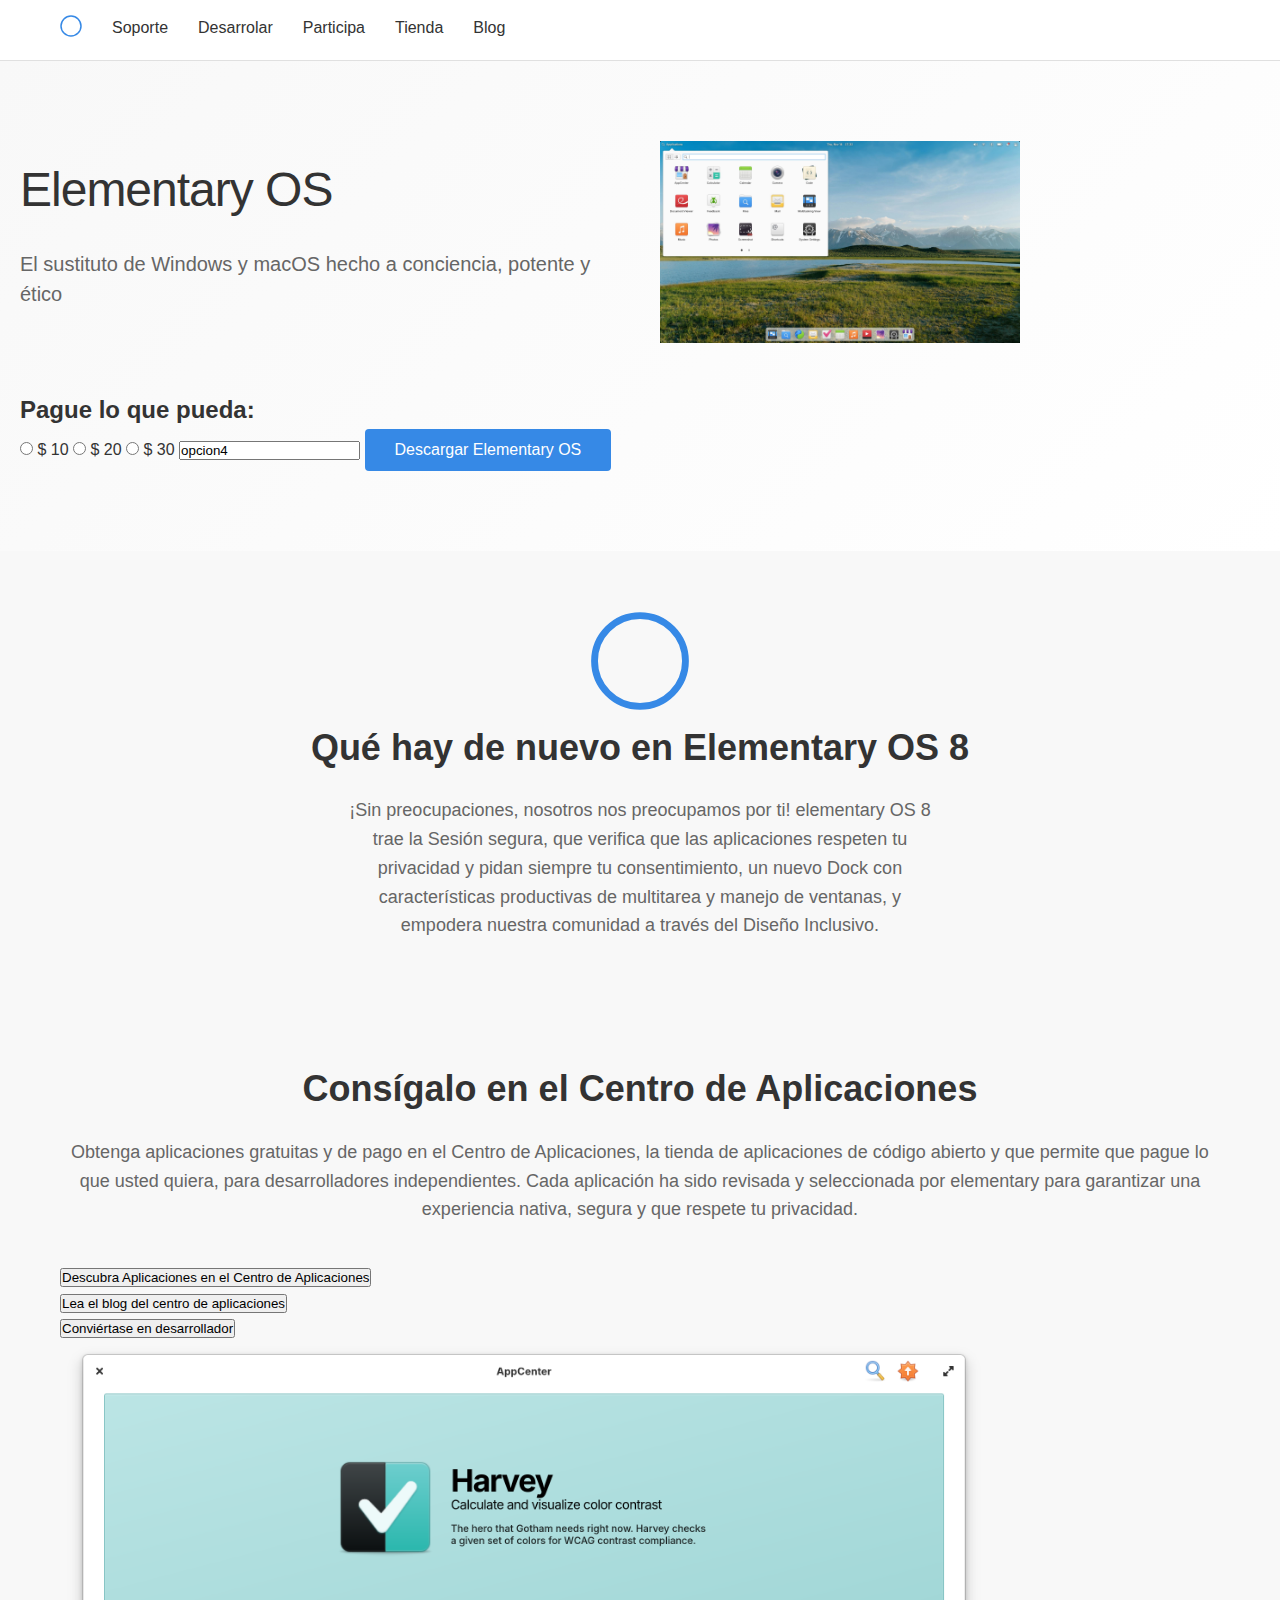
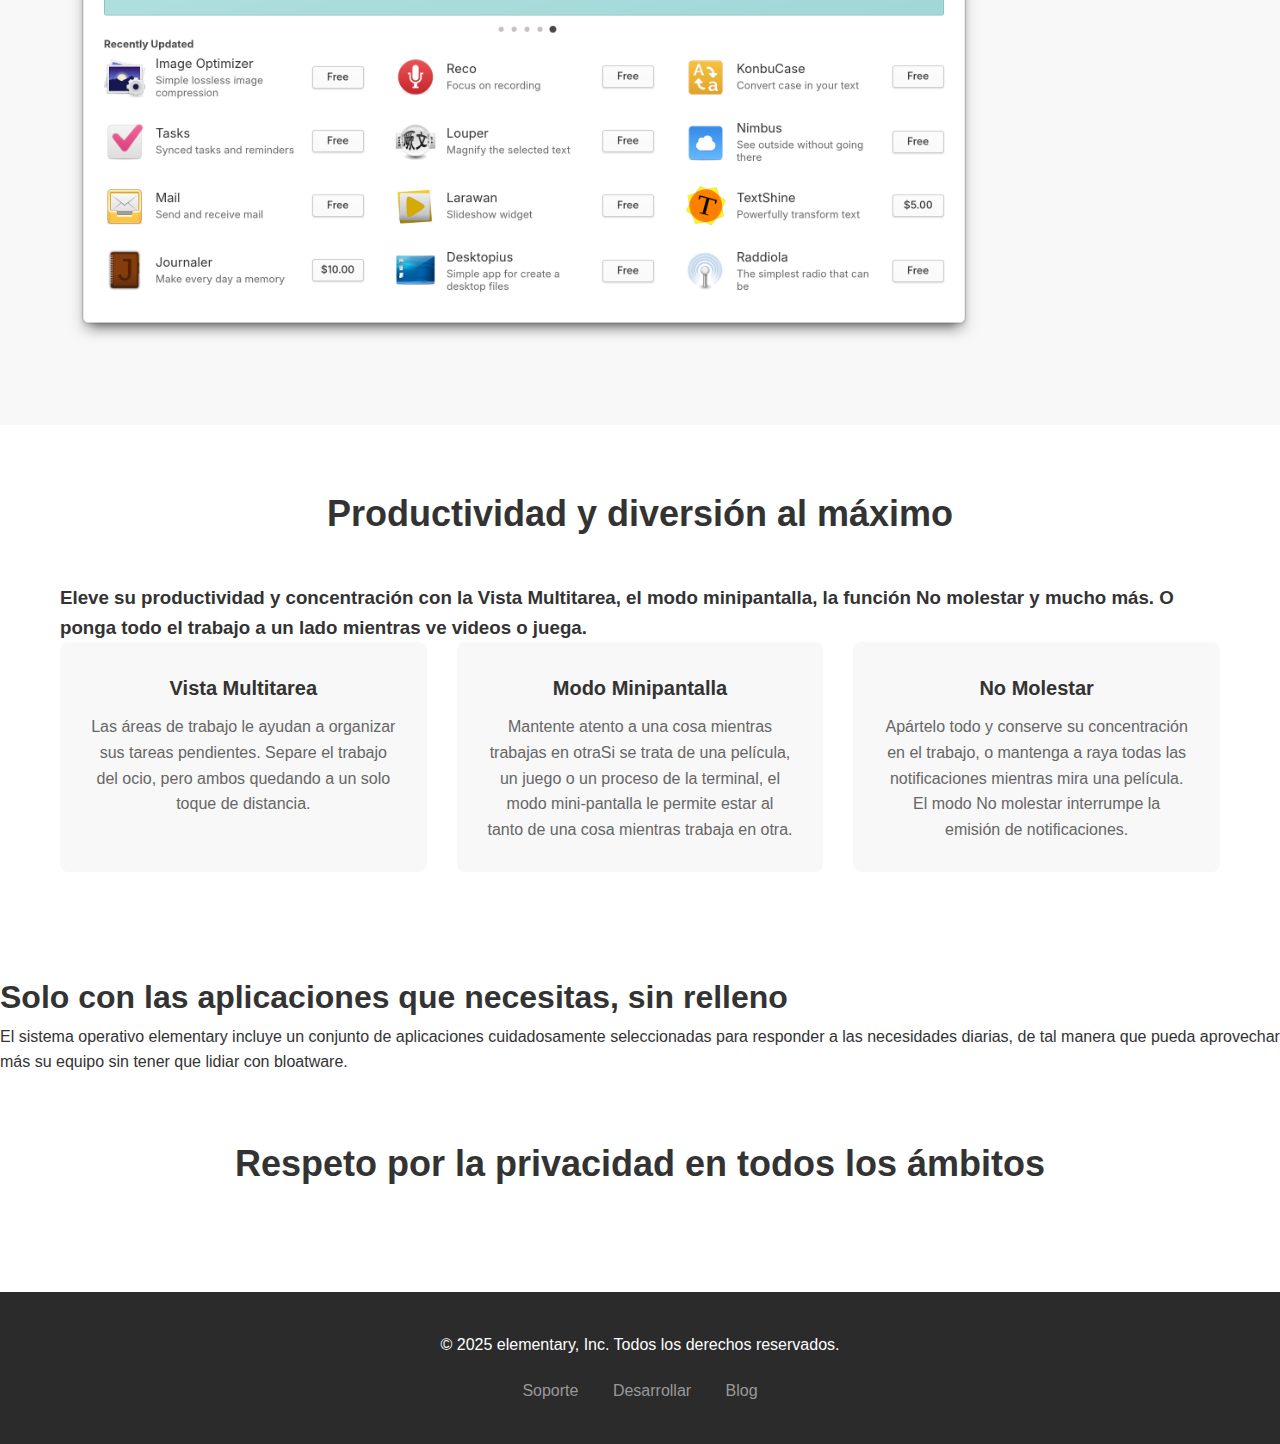
<file: index.html>
<!DOCTYPE html>
<html lang="es">
<head>
    <meta charset="UTF-8">
    <meta name="viewport" content="width=device-width, initial-scale=1.0">
    <title>Elementary OS - Un sustituto para Windows y macOS</title>
    <link rel="stylesheet" href="css/stylesPrincipal.css">
</head>
<body>
    <!-- Navegación -->
    <nav class="navbar">
        <div class="nav-container">
            
            <ul class="nav-links">

                <li><a href="index.html">
                    <svg xmlns="http://www.w3.org/2000/svg" viewBox="0 0 22 22" width="22" height="22">
                        <circle cx="11" cy="11" r="10" fill="none" stroke="#3689e6" stroke-width="1.5"/>
                    </svg></a>
                </li>
                <li><a href="soporte.html">Soporte</a></li>
                <li><a href="desarrollar.html">Desarrolar</a></li>
                <li><a href="participa.html">Participa</a></li>
                <li><a href="tienda.html">Tienda</a></li>
                <li><a href="blog.html">Blog</a></li>
            </ul>
        </div>
    </nav>

    
    <section class="hero" id="inicio">
        <div class="hero-content">
            <h1>Elementary OS</h1>
            <p>El sustituto de Windows y macOS hecho a conciencia, potente y ético</p>
            
        </div>
        <div class="imagen" id="img1">
            <img src="imgs/index/desktop.jpg" alt="primera imagen" width="60%">
        </div> 

        <div>
            <h2>Pague lo que pueda: </h2>
            <label>
            <input type="radio" name="grupo-opciones" value="opcion1">
            $ 10
            </label>

            <label>
            <input type="radio" name="grupo-opciones" value="opcion2">
            $ 20
            </label>

            <label>
            <input type="radio" name="grupo-opciones" value="opcion3">
            $ 30
            </label>

            <label>
            <input type="text-area" name="grupo-opciones" value="opcion4">
            
            </label>
            <button class="btn-primary">Descargar Elementary OS</button>
            
        </div>
        
    </section>
    
    <!-- Sección Novedades -->
    <section class="whats-new" id="caracteristicas">
        <div>
            <svg xmlns="http://www.w3.org/2000/svg" viewBox="0 0 22 22" width="100" height="100">
                <circle cx="11" cy="11" r="10" fill="none" stroke="#3689e6" stroke-width="1.5"/>
            </svg></a>
        </div>
        <div class="container">
            <h2>Qué hay de nuevo en Elementary OS 8</h2>
            <p>¡Sin preocupaciones, nosotros nos preocupamos por ti! elementary OS 8 trae la Sesión segura, que verifica que las aplicaciones respeten tu privacidad y pidan siempre tu consentimiento, un nuevo Dock con características productivas de multitarea y manejo de ventanas, y empodera nuestra comunidad a través del Diseño Inclusivo.</p>
        </div>
    </section>

    <!-- Sección Productividad -->
    

    <!-- Sección Aplicaciones -->
    <section class="applications" id="aplicaciones">
        
        <div class="container" id="appcenter">
            <h2>Consígalo en el <b>Centro de Aplicaciones</b></h2>
            <p>Obtenga aplicaciones gratuitas y de pago en el Centro 
                de Aplicaciones, la tienda de aplicaciones de código 
                abierto y que permite que pague lo que usted quiera, 
                para desarrolladores independientes. Cada aplicación 
                ha sido revisada y seleccionada por elementary para 
                garantizar una experiencia nativa, segura y que respete 
                tu privacidad.</p>

            
            <button id="appBott1">
                Descubra Aplicaciones en el Centro de Aplicaciones
            </button>
            <br>
            <button id="appBott2">
                Lea el blog del centro de aplicaciones 
            </button>
            <br>
            <button id="appBott3">
                Conviértase en desarrollador
            </button>   
        
        <div class="container2">
            <div class="imagen" id="img1">
                <img src="imgs/index/appcenter.png" alt="imagen de aplicaciones" width="80%">
            </div> 
        </div>
    </section>




    <section class="productivity">
        <div class="container">
            <h2>Productividad y diversión al máximo</h2>

            <h3>Eleve su productividad y concentración con la Vista Multitarea, 
            el modo minipantalla, la función No molestar y mucho más. O ponga 
            todo el trabajo a un lado mientras ve videos o juega.</h3>


            <div class="features-grid">
                <div class="feature-card">
                    <h3>Vista Multitarea</h3>
                    <p>Las áreas de trabajo le ayudan a 
                        organizar sus tareas pendientes. 
                        Separe el trabajo del ocio, pero 
                        ambos quedando a un solo toque de 
                        distancia.</p>
                </div>
                <div class="feature-card">
                    <h3>Modo Minipantalla</h3>
                    <p>Mantente atento a una cosa mientras 
                        trabajas en otraSi se trata de una 
                        película, un juego o un proceso de 
                        la terminal, el modo mini-pantalla 
                        le permite estar al tanto de una cosa 
                        mientras trabaja en otra. </p>
                </div>
                <div class="feature-card">
                    <h3>No Molestar</h3>
                    <p>Apártelo todo y conserve su 
                        concentración en el trabajo, o 
                        mantenga a raya todas las 
                        notificaciones mientras mira una 
                        película. El modo No molestar 
                        interrumpe la emisión de notificaciones.</p>
                </div>
            </div>
        </div>
    </section>

    <section class="apps">
         <div class="texto1">
            <h1>Solo con las aplicaciones que necesitas, sin relleno</h1>

         </div>
         <div class="texto2">
            El sistema operativo elementary incluye un 
            conjunto de aplicaciones cuidadosamente 
            seleccionadas para responder a las necesidades 
            diarias, de tal manera que pueda aprovechar 
            más su equipo sin tener que lidiar con bloatware.
         </div>

    </section>

    <!-- Sección Privacidad -->
    <section class="privacy" id="privacidad">
        <div class="container">
            <h2>Respeto por la privacidad en todos los ámbitos</h2>
        </div>
        
        

    </section>

    <!-- Footer -->
    <footer>
        <div class="container">
            <p>&copy; 2025 elementary, Inc. Todos los derechos reservados.</p>
            <div class="footer-links">
                <a href="#">Soporte</a>
                <a href="#">Desarrollar</a>
                <a href="#">Blog</a>
            </div>
        </div>
    </footer>
</body>
</html>
</file>
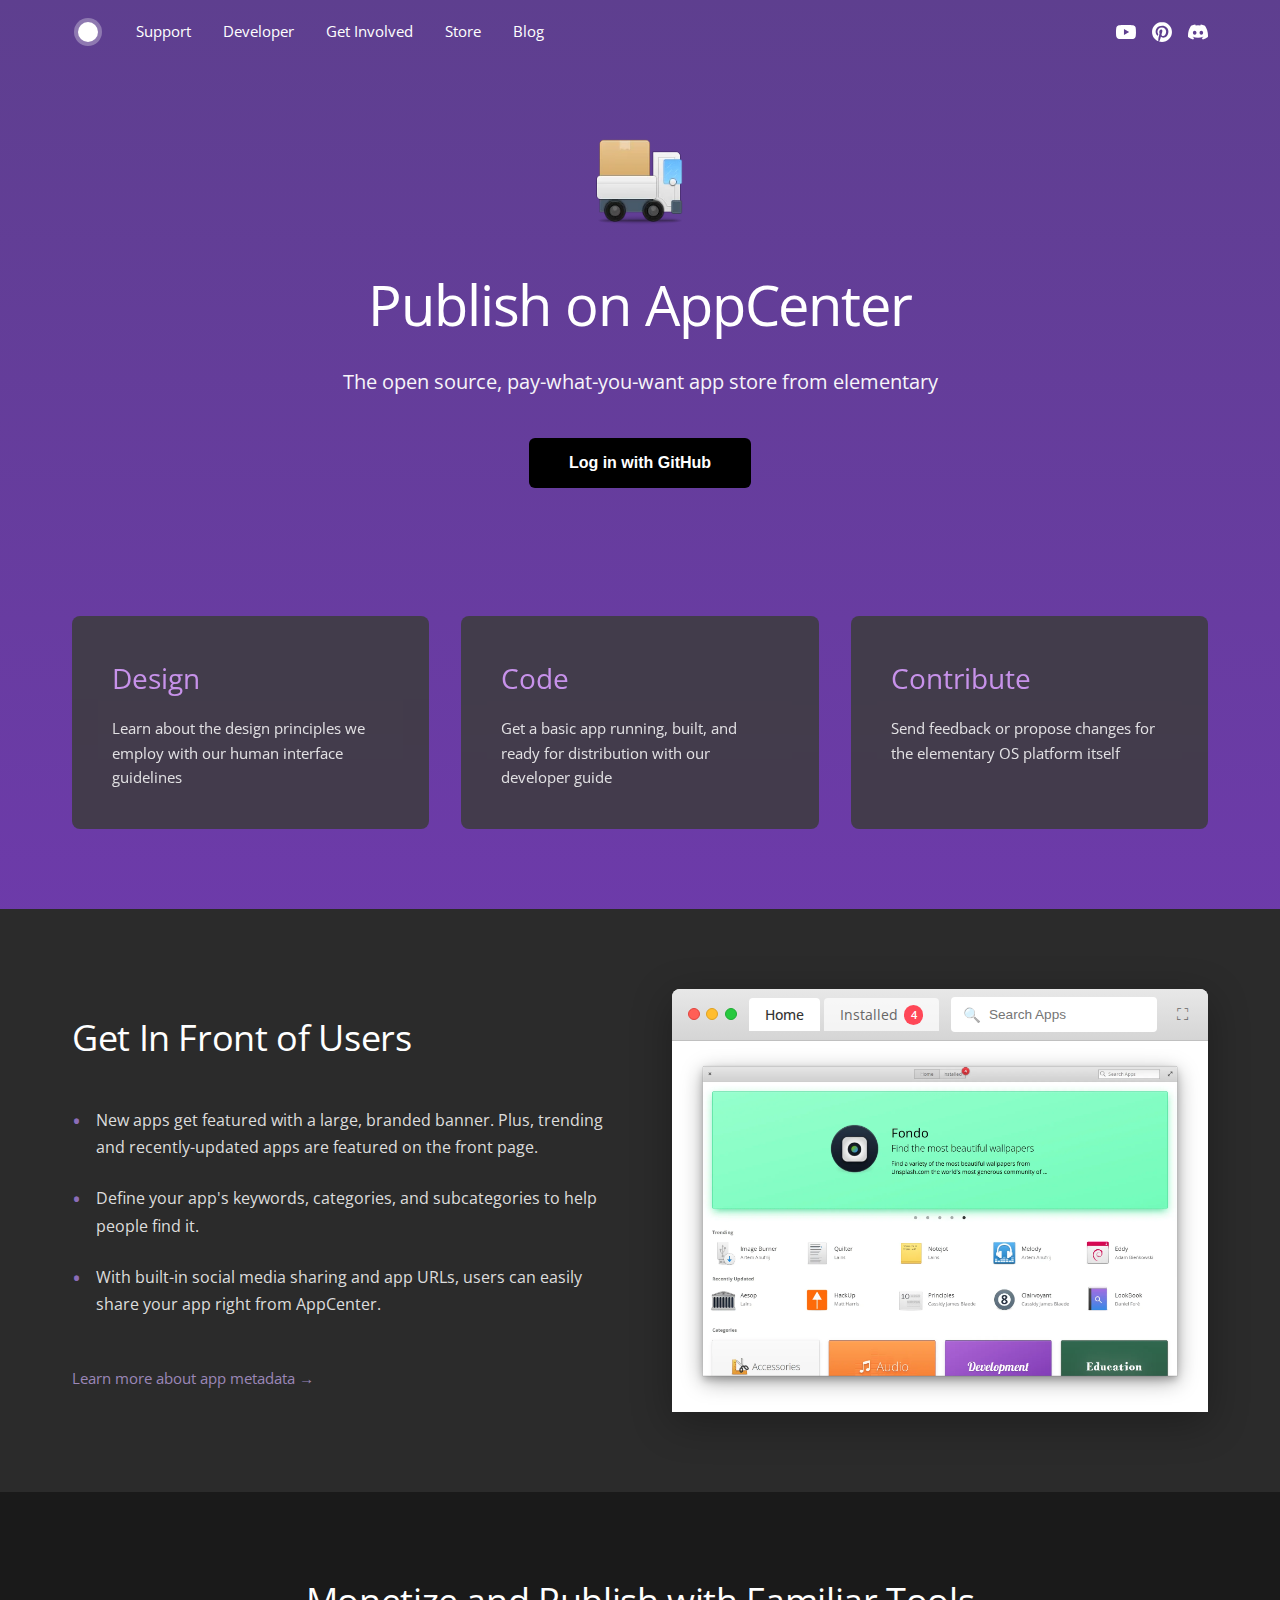
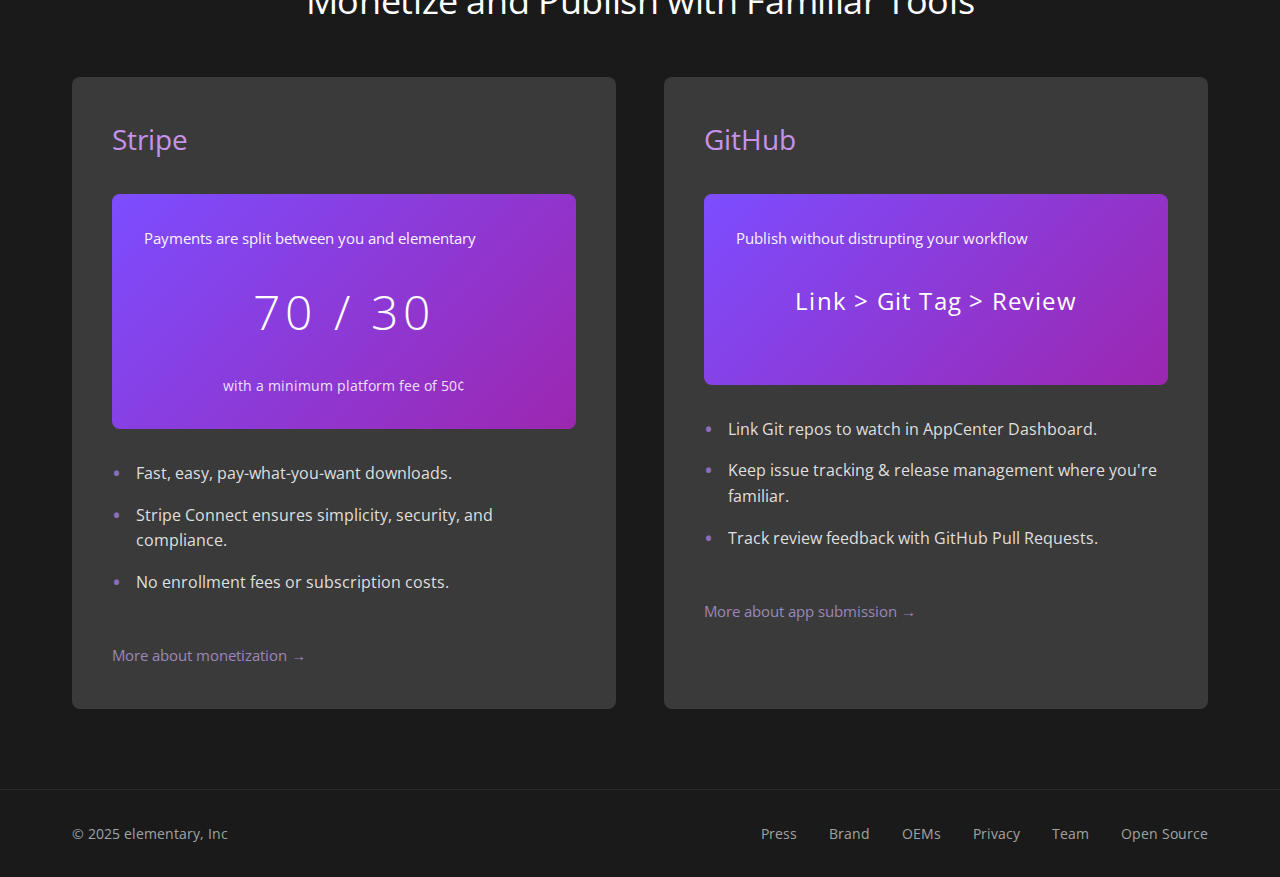
<file: desarrollar.html>
<!DOCTYPE html>
<html lang="en">
<head>
    <meta charset="UTF-8">
    <meta name="viewport" content="width=device-width, initial-scale=1.0">
    <title>Publish on AppCenter</title>
    <link rel="icon" type="image/x-icon" href="favicon.ico">
    <link rel="stylesheet" href="desarrollar-styles.css">
    <link rel="preconnect" href="https://fonts.googleapis.com">
    <link rel="preconnect" href="https://fonts.gstatic.com" crossorigin>
    <link href="https://fonts.googleapis.com/css2?family=Open+Sans:wght@400;600;700&display=swap" rel="stylesheet">
</head>
<body>
    <header class="header">
        <nav class="nav">
            <div class="logo">
                <svg width="32" height="32" viewBox="0 0 32 32">
                    <circle cx="16" cy="16" r="14" fill="white" opacity="0.3"/>
                    <circle cx="16" cy="16" r="10" fill="white"/>
                </svg>
            </div>
            <ul class="nav-links">
                <li><a href="#">Support</a></li>
                <li><a href="#">Developer</a></li>
                <li><a href="#">Get Involved</a></li>
                <li><a href="#">Store</a></li>
                <li><a href="#">Blog</a></li>
            </ul>
            <div class="social-icons">
                <a href="#" class="social-icon">
                    <svg width="20" height="20" viewBox="0 0 24 24" fill="white">
                        <path d="M23.498 6.186a3.016 3.016 0 0 0-2.122-2.136C19.505 3.545 12 3.545 12 3.545s-7.505 0-9.377.505A3.017 3.017 0 0 0 .502 6.186C0 8.07 0 12 0 12s0 3.93.502 5.814a3.016 3.016 0 0 0 2.122 2.136c1.871.505 9.376.505 9.376.505s7.505 0 9.377-.505a3.015 3.015 0 0 0 2.122-2.136C24 15.93 24 12 24 12s0-3.93-.502-5.814zM9.545 15.568V8.432L15.818 12l-6.273 3.568z"/>
                    </svg>
                </a>
                <a href="#" class="social-icon">
                    <svg width="20" height="20" viewBox="0 0 24 24" fill="white">
                        <path d="M12.017 0C5.396 0 .029 5.367.029 11.987c0 5.079 3.158 9.417 7.618 11.162-.105-.949-.199-2.403.041-3.439.219-.937 1.406-5.957 1.406-5.957s-.359-.72-.359-1.781c0-1.663.967-2.911 2.168-2.911 1.024 0 1.518.769 1.518 1.688 0 1.029-.653 2.567-.992 3.992-.285 1.193.6 2.165 1.775 2.165 2.128 0 3.768-2.245 3.768-5.487 0-2.861-2.063-4.869-5.008-4.869-3.41 0-5.409 2.562-5.409 5.199 0 1.033.394 2.143.889 2.741.099.12.112.225.085.345-.09.375-.293 1.199-.334 1.363-.053.225-.172.271-.401.165-1.495-.69-2.433-2.878-2.433-4.646 0-3.776 2.748-7.252 7.92-7.252 4.158 0 7.392 2.967 7.392 6.923 0 4.135-2.607 7.462-6.233 7.462-1.214 0-2.354-.629-2.758-1.379l-.749 2.848c-.269 1.045-1.004 2.352-1.498 3.146 1.123.345 2.306.535 3.55.535 6.607 0 11.985-5.365 11.985-11.987C23.97 5.39 18.592.026 11.985.026L12.017 0z"/>
                    </svg>
                </a>
                <a href="#" class="social-icon">
                    <svg width="20" height="20" viewBox="0 0 24 24" fill="white">
                        <path d="M20.317 4.37a19.791 19.791 0 0 0-4.885-1.515a.074.074 0 0 0-.079.037c-.21.375-.444.864-.608 1.25a18.27 18.27 0 0 0-5.487 0a12.64 12.64 0 0 0-.617-1.25a.077.077 0 0 0-.079-.037A19.736 19.736 0 0 0 3.677 4.37a.07.07 0 0 0-.032.027C.533 9.046-.32 13.58.099 18.057a.082.082 0 0 0 .031.057a19.9 19.9 0 0 0 5.993 3.03a.078.078 0 0 0 .084-.028a14.09 14.09 0 0 0 1.226-1.994a.076.076 0 0 0-.041-.106a13.107 13.107 0 0 1-1.872-.892a.077.077 0 0 1-.008-.128a10.2 10.2 0 0 0 .372-.292a.074.074 0 0 1 .077-.01c3.928 1.793 8.18 1.793 12.062 0a.074.074 0 0 1 .078.01c.12.098.246.198.373.292a.077.077 0 0 1-.006.127a12.299 12.299 0 0 1-1.873.892a.077.077 0 0 0-.041.107c.36.698.772 1.362 1.225 1.993a.076.076 0 0 0 .084.028a19.839 19.839 0 0 0 6.002-3.03a.077.077 0 0 0 .032-.054c.5-5.177-.838-9.674-3.549-13.66a.061.061 0 0 0-.031-.03zM8.02 15.33c-1.183 0-2.157-1.085-2.157-2.419c0-1.333.956-2.419 2.157-2.419c1.21 0 2.176 1.096 2.157 2.42c0 1.333-.956 2.418-2.157 2.418zm7.975 0c-1.183 0-2.157-1.085-2.157-2.419c0-1.333.955-2.419 2.157-2.419c1.21 0 2.176 1.096 2.157 2.42c0 1.333-.946 2.418-2.157 2.418z"/>
                    </svg>
                </a>
            </div>
        </nav>
    </header>

    <section class="hero">
        <div class="container">
            <div class="hero-icon">
                <img src="truck-icon.png" alt="AppCenter Icon" class="truck-icon">
            </div>
            <h1 class="hero-title">Publish on AppCenter</h1>
            <p class="hero-subtitle">The open source, pay-what-you-want app store from elementary</p>
            <button class="btn-primary">Log in with GitHub</button>
        </div>
    </section>

    <section class="cards-section">
        <div class="container">
            <div class="cards-grid">
                <div class="card">
                    <h2 class="card-title">Design</h2>
                    <p class="card-text">Learn about the design principles we employ with our human interface guidelines</p>
                </div>
                <div class="card">
                    <h2 class="card-title">Code</h2>
                    <p class="card-text">Get a basic app running, built, and ready for distribution with our developer guide</p>
                </div>
                <div class="card">
                    <h2 class="card-title">Contribute</h2>
                    <p class="card-text">Send feedback or propose changes for the elementary OS platform itself</p>
                </div>
            </div>
        </div>
    </section>

    <section class="info-section dark-section">
        <div class="container">
            <div class="info-content">
                <div class="info-text">
                    <h2 class="section-title">Get In Front of Users</h2>
                    <ul class="info-list">
                        <li>New apps get featured with a large, branded banner. Plus, trending and recently-updated apps are featured on the front page.</li>
                        <li>Define your app's keywords, categories, and subcategories to help people find it.</li>
                        <li>With built-in social media sharing and app URLs, users can easily share your app right from AppCenter.</li>
                    </ul>
                    <a href="#" class="link-arrow">Learn more about app metadata →</a>
                </div>
                <div class="info-image">
                    <div class="browser-mockup">
                        <div class="browser-header">
                            <div class="browser-dots">
                                <span class="dot red"></span>
                                <span class="dot yellow"></span>
                                <span class="dot green"></span>
                            </div>
                            <div class="browser-tabs">
                                <span class="tab-item active">Home</span>
                                <span class="tab-item">Installed<span class="badge">4</span></span>
                            </div>
                            <div class="browser-search">
                                <span class="search-icon">🔍</span>
                                <input type="text" placeholder="Search Apps" readonly>
                            </div>
                            <div class="browser-fullscreen">⛶</div>
                        </div>
                        <div class="browser-content">
                            <img src="appcenter-screenshot.png" alt="AppCenter Screenshot" class="appcenter-screenshot">
                        </div>
                    </div>
                </div>
            </div>
        </div>
    </section>


    <section class="tools-section dark-section">
        <div class="container">
            <h2 class="section-title centered">Monetize and Publish with Familiar Tools</h2>
            <div class="tools-grid">
                <!-- Stripe Card -->
                <div class="tool-card">
                    <h3 class="tool-title">Stripe</h3>
                    <div class="tool-highlight purple-bg">
                        <p class="highlight-text">Payments are split between you and elementary</p>
                        <div class="split-display">70 / 30</div>
                        <p class="highlight-subtext">with a minimum platform fee of 50¢</p>
                    </div>
                    <ul class="tool-list">
                        <li>Fast, easy, pay-what-you-want downloads.</li>
                        <li>Stripe Connect ensures simplicity, security, and compliance.</li>
                        <li>No enrollment fees or subscription costs.</li>
                    </ul>
                    <a href="#" class="link-arrow">More about monetization →</a>
                </div>

                <div class="tool-card">
                    <h3 class="tool-title">GitHub</h3>
                    <div class="tool-highlight purple-bg">
                        <p class="highlight-text">Publish without distrupting your workflow</p>
                        <div class="workflow-display">Link > Git Tag > Review</div>
                    </div>
                    <ul class="tool-list">
                        <li>Link Git repos to watch in AppCenter Dashboard.</li>
                        <li>Keep issue tracking & release management where you're familiar.</li>
                        <li>Track review feedback with GitHub Pull Requests.</li>
                    </ul>
                    <a href="#" class="link-arrow">More about app submission →</a>
                </div>
            </div>
        </div>
    </section>

    <footer class="footer">
        <div class="container">
            <p>© 2025 elementary, Inc</p>
            <div class="footer-links">
                <a href="#">Press</a>
                <a href="#">Brand</a>
                <a href="#">OEMs</a>
                <a href="#">Privacy</a>
                <a href="#">Team</a>
                <a href="#">Open Source</a>
            </div>
        </div>
    </footer>
</body>
</html>
</file>
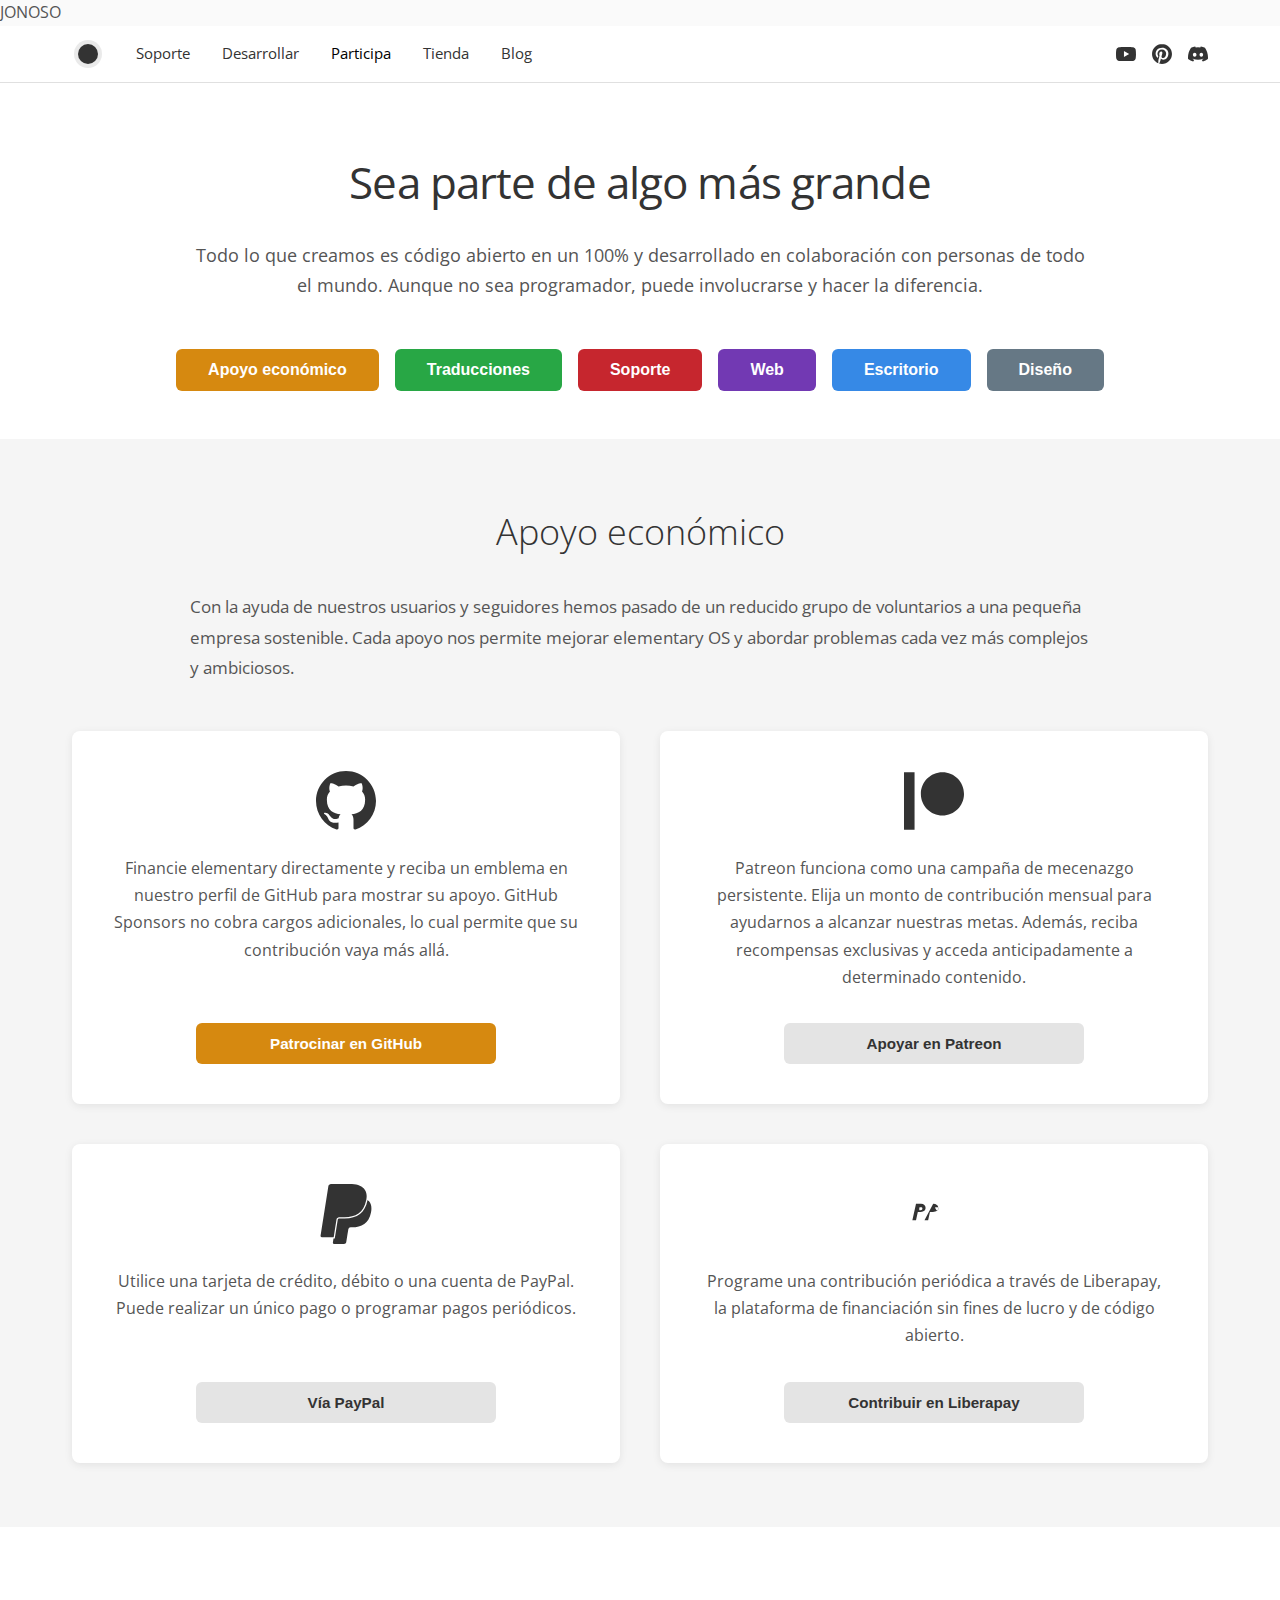
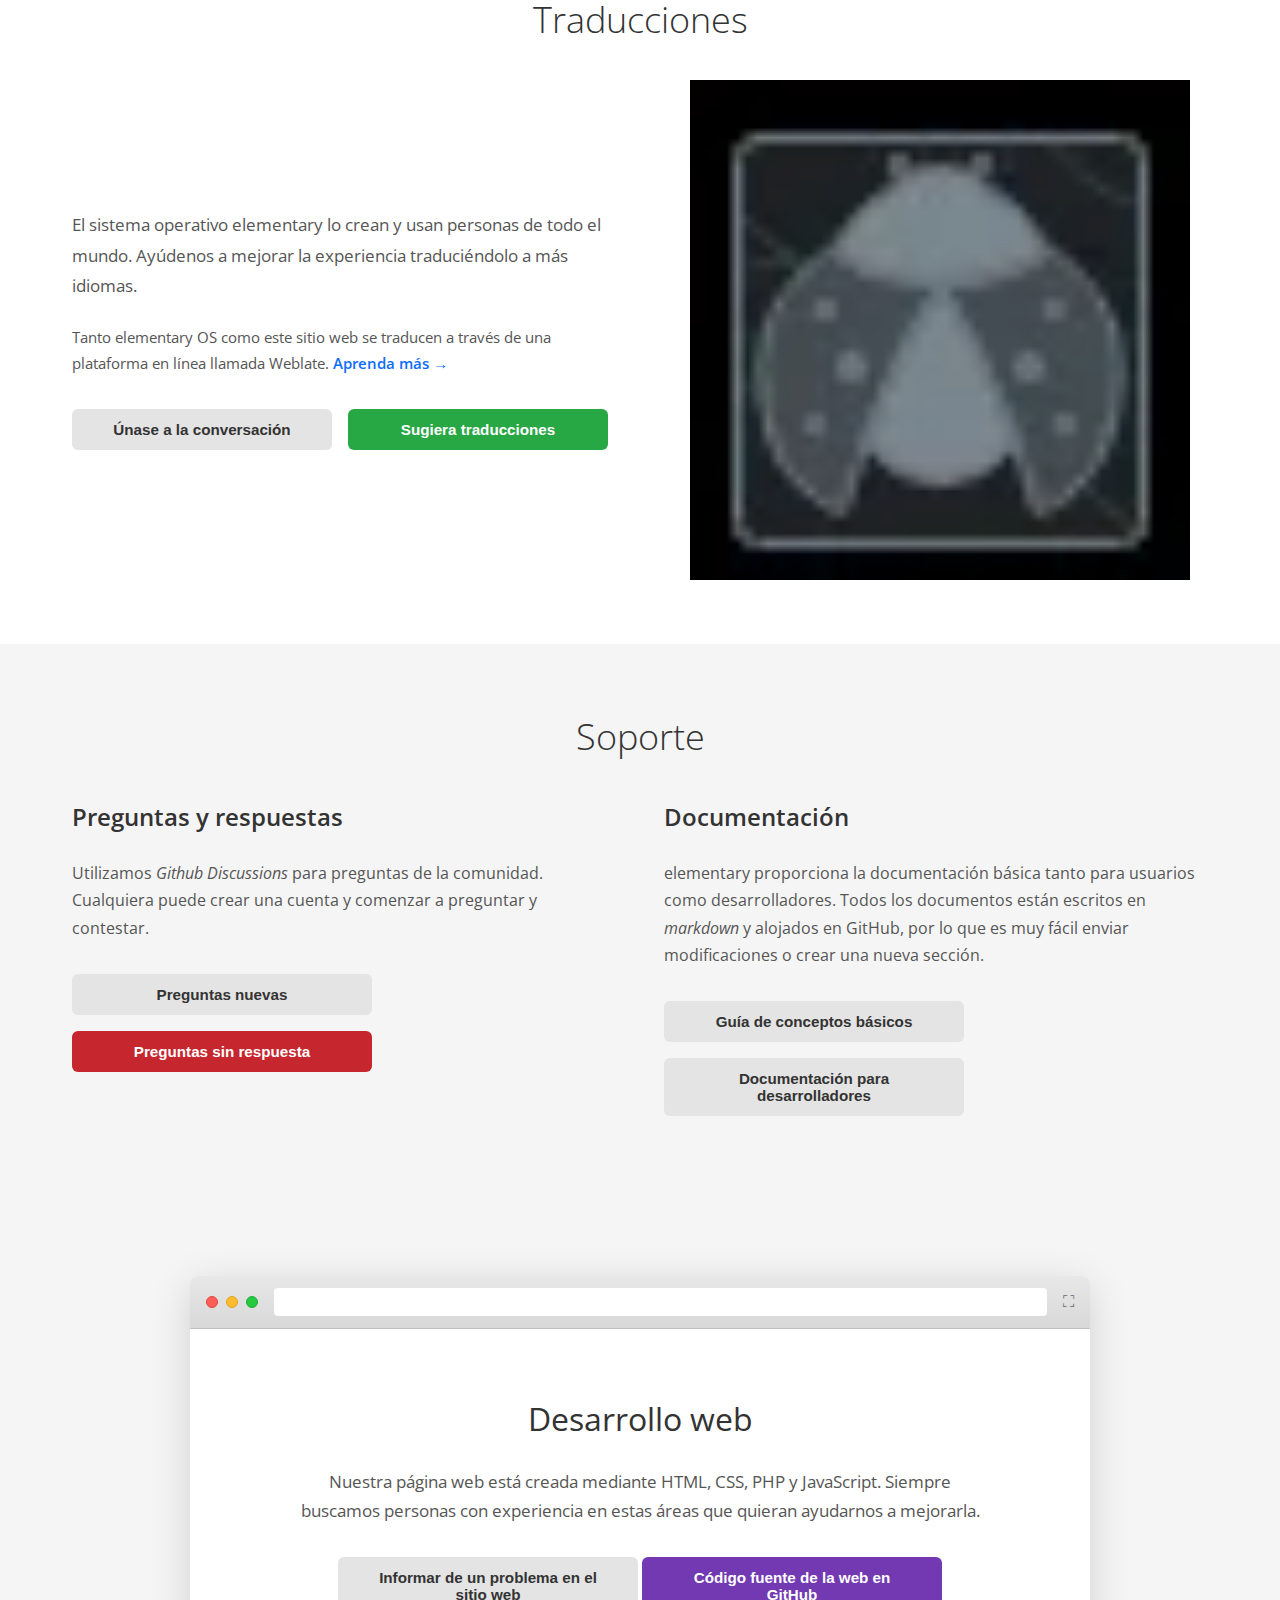
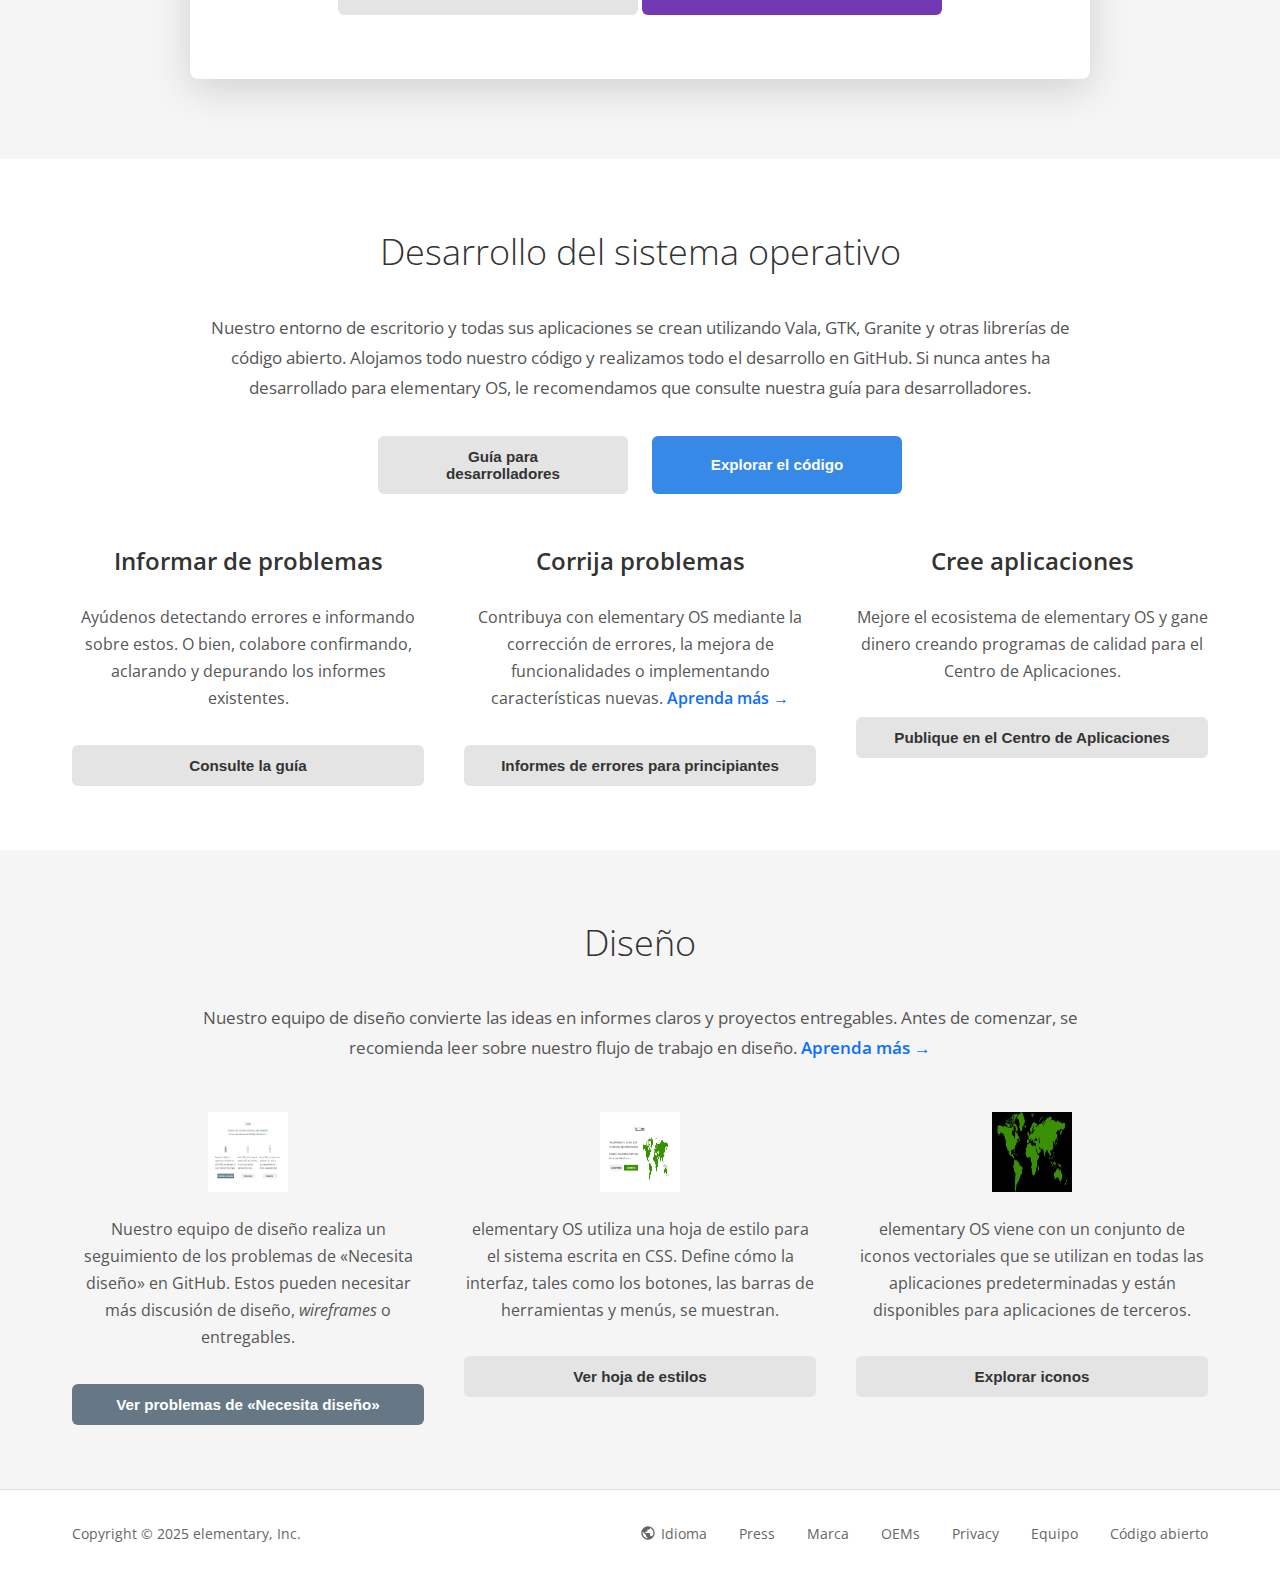
<file: participa.html>
JONOSO
<!DOCTYPE html>
<html lang="es">
<head>
    <meta charset="UTF-8">
    <meta name="viewport" content="width=device-width, initial-scale=1.0">
    <title>Participa · elementary</title>
    <link rel="stylesheet" href="participa-styles.css">
    <link rel="preconnect" href="https://fonts.googleapis.com">
    <link rel="preconnect" href="https://fonts.gstatic.com" crossorigin>
    <link href="https://fonts.googleapis.com/css2?family=Open+Sans:wght@300;400;600;700&display=swap" rel="stylesheet">
</head>
<body>
    <header class="header">
        <nav class="nav">
            <div class="logo">
                <svg width="32" height="32" viewBox="0 0 32 32">
                    <circle cx="16" cy="16" r="14" fill="#333" opacity="0.1"/>
                    <circle cx="16" cy="16" r="10" fill="#333"/>
                </svg>
            </div>
            <ul class="nav-links">
                <li><a href="#">Soporte</a></li>
                <li><a href="#">Desarrollar</a></li>
                <li><a href="#" class="active">Participa</a></li>
                <li><a href="#">Tienda</a></li>
                <li><a href="#">Blog</a></li>
            </ul>
            <div class="social-icons">
                <a href="#" class="social-icon">
                    <svg width="20" height="20" viewBox="0 0 24 24" fill="#333">
                        <path d="M23.498 6.186a3.016 3.016 0 0 0-2.122-2.136C19.505 3.545 12 3.545 12 3.545s-7.505 0-9.377.505A3.017 3.017 0 0 0 .502 6.186C0 8.07 0 12 0 12s0 3.93.502 5.814a3.016 3.016 0 0 0 2.122 2.136c1.871.505 9.376.505 9.376.505s7.505 0 9.377-.505a3.015 3.015 0 0 0 2.122-2.136C24 15.93 24 12 24 12s0-3.93-.502-5.814zM9.545 15.568V8.432L15.818 12l-6.273 3.568z"/>
                    </svg>
                </a>
                <a href="#" class="social-icon">
                    <svg width="20" height="20" viewBox="0 0 24 24" fill="#333">
                        <path d="M12.017 0C5.396 0 .029 5.367.029 11.987c0 5.079 3.158 9.417 7.618 11.162-.105-.949-.199-2.403.041-3.439.219-.937 1.406-5.957 1.406-5.957s-.359-.72-.359-1.781c0-1.663.967-2.911 2.168-2.911 1.024 0 1.518.769 1.518 1.688 0 1.029-.653 2.567-.992 3.992-.285 1.193.6 2.165 1.775 2.165 2.128 0 3.768-2.245 3.768-5.487 0-2.861-2.063-4.869-5.008-4.869-3.41 0-5.409 2.562-5.409 5.199 0 1.033.394 2.143.889 2.741.099.12.112.225.085.345-.09.375-.293 1.199-.334 1.363-.053.225-.172.271-.401.165-1.495-.69-2.433-2.878-2.433-4.646 0-3.776 2.748-7.252 7.92-7.252 4.158 0 7.392 2.967 7.392 6.923 0 4.135-2.607 7.462-6.233 7.462-1.214 0-2.354-.629-2.758-1.379l-.749 2.848c-.269 1.045-1.004 2.352-1.498 3.146 1.123.345 2.306.535 3.55.535 6.607 0 11.985-5.365 11.985-11.987C23.97 5.39 18.592.026 11.985.026L12.017 0z"/>
                    </svg>
                </a>
                <a href="#" class="social-icon">
                    <svg width="20" height="20" viewBox="0 0 24 24" fill="#333">
                        <path d="M20.317 4.37a19.791 19.791 0 0 0-4.885-1.515a.074.074 0 0 0-.079.037c-.21.375-.444.864-.608 1.25a18.27 18.27 0 0 0-5.487 0a12.64 12.64 0 0 0-.617-1.25a.077.077 0 0 0-.079-.037A19.736 19.736 0 0 0 3.677 4.37a.07.07 0 0 0-.032.027C.533 9.046-.32 13.58.099 18.057a.082.082 0 0 0 .031.057a19.9 19.9 0 0 0 5.993 3.03a.078.078 0 0 0 .084-.028a14.09 14.09 0 0 0 1.226-1.994a.076.076 0 0 0-.041-.106a13.107 13.107 0 0 1-1.872-.892a.077.077 0 0 1-.008-.128a10.2 10.2 0 0 0 .372-.292a.074.074 0 0 1 .077-.01c3.928 1.793 8.18 1.793 12.062 0a.074.074 0 0 1 .078.01c.12.098.246.198.373.292a.077.077 0 0 1-.006.127a12.299 12.299 0 0 1-1.873.892a.077.077 0 0 0-.041.107c.36.698.772 1.362 1.225 1.993a.076.076 0 0 0 .084.028a19.839 19.839 0 0 0 6.002-3.03a.077.077 0 0 0 .032-.054c.5-5.177-.838-9.674-3.549-13.66a.061.061 0 0 0-.031-.03zM8.02 15.33c-1.183 0-2.157-1.085-2.157-2.419c0-1.333.956-2.419 2.157-2.419c1.21 0 2.176 1.096 2.157 2.42c0 1.333-.956 2.418-2.157 2.418zm7.975 0c-1.183 0-2.157-1.085-2.157-2.419c0-1.333.955-2.419 2.157-2.419c1.21 0 2.176 1.096 2.157 2.42c0 1.333-.946 2.418-2.157 2.418z"/>
                    </svg>
                </a>
            </div>
        </nav>
    </header>

    <section class="hero">
        <div class="container">
            <h1 class="hero-title">Sea parte de algo más grande</h1>
            <p class="hero-subtitle">Todo lo que creamos es código abierto en un 100% y desarrollado en colaboración con personas de todo el mundo. Aunque no sea programador, puede involucrarse y hacer la diferencia.</p>
            
            <div class="category-buttons">
                <button class="cat-btn economic">Apoyo económico</button>
                <button class="cat-btn translations">Traducciones</button>
                <button class="cat-btn support">Soporte</button>
                <button class="cat-btn web">Web</button>
                <button class="cat-btn desktop">Escritorio</button>
                <button class="cat-btn design">Diseño</button>
            </div>
        </div>
    </section>

    <section class="section economic-section">
        <div class="container">
            <h2 class="section-title">Apoyo económico</h2>
            <p class="section-intro">Con la ayuda de nuestros usuarios y seguidores hemos pasado de un reducido grupo de voluntarios a una pequeña empresa sostenible. Cada apoyo nos permite mejorar elementary OS y abordar problemas cada vez más complejos y ambiciosos.</p>
            
            <div class="support-grid">
                <div class="support-card">
                    <div class="support-icon github-icon">
                        <svg width="60" height="60" viewBox="0 0 24 24" fill="currentColor">
                            <path d="M12 0c-6.626 0-12 5.373-12 12 0 5.302 3.438 9.8 8.207 11.387.599.111.793-.261.793-.577v-2.234c-3.338.726-4.033-1.416-4.033-1.416-.546-1.387-1.333-1.756-1.333-1.756-1.089-.745.083-.729.083-.729 1.205.084 1.839 1.237 1.839 1.237 1.07 1.834 2.807 1.304 3.492.997.107-.775.418-1.305.762-1.604-2.665-.305-5.467-1.334-5.467-5.931 0-1.311.469-2.381 1.236-3.221-.124-.303-.535-1.524.117-3.176 0 0 1.008-.322 3.301 1.23.957-.266 1.983-.399 3.003-.404 1.02.005 2.047.138 3.006.404 2.291-1.552 3.297-1.23 3.297-1.23.653 1.653.242 2.874.118 3.176.77.84 1.235 1.911 1.235 3.221 0 4.609-2.807 5.624-5.479 5.921.43.372.823 1.102.823 2.222v3.293c0 .319.192.694.801.576 4.765-1.589 8.199-6.086 8.199-11.386 0-6.627-5.373-12-12-12z"/>
                        </svg>
                    </div>
                    <p class="support-text">Financie elementary directamente y reciba un emblema en nuestro perfil de GitHub para mostrar su apoyo. GitHub Sponsors no cobra cargos adicionales, lo cual permite que su contribución vaya más allá.</p>
                    <button class="btn-action btn-economic">Patrocinar en GitHub</button>
                </div>

                <div class="support-card">
                    <div class="support-icon patreon-icon">
                        <svg width="60" height="60" viewBox="0 0 24 24" fill="currentColor">
                            <path d="M15.386.524c-4.764 0-8.64 3.876-8.64 8.64 0 4.75 3.876 8.613 8.64 8.613 4.75 0 8.614-3.864 8.614-8.613C24 4.4 20.136.524 15.386.524M.003 23.537h4.22V.524H.003"/>
                        </svg>
                    </div>
                    <p class="support-text">Patreon funciona como una campaña de mecenazgo persistente. Elija un monto de contribución mensual para ayudarnos a alcanzar nuestras metas. Además, reciba recompensas exclusivas y acceda anticipadamente a determinado contenido.</p>
                    <button class="btn-action btn-secondary">Apoyar en Patreon</button>
                </div>

                <div class="support-card">
                    <div class="support-icon paypal-icon">
                        <svg width="60" height="60" viewBox="0 0 24 24" fill="currentColor">
                            <path d="M7.076 21.337H2.47a.641.641 0 0 1-.633-.74L4.944.901C5.026.382 5.474 0 5.998 0h7.46c2.57 0 4.578.543 5.69 1.81 1.01 1.15 1.304 2.42 1.012 4.287-.023.143-.047.288-.077.437-.983 5.05-4.349 6.797-8.647 6.797h-2.19c-.524 0-.968.382-1.05.9l-1.12 7.106zm14.146-14.42a3.35 3.35 0 0 0-.607-.541c-.013.076-.026.175-.041.254-.93 4.778-4.005 7.201-9.138 7.201h-2.19a.563.563 0 0 0-.556.479l-1.187 7.527h-.506l-.24 1.516a.56.56 0 0 0 .554.647h3.882c.46 0 .85-.334.922-.788.06-.26.76-4.852.816-5.09a.932.932 0 0 1 .923-.788h.58c3.76 0 6.705-1.528 7.565-5.946.36-1.847.174-3.388-.777-4.471z"/>
                        </svg>
                    </div>
                    <p class="support-text">Utilice una tarjeta de crédito, débito o una cuenta de PayPal. Puede realizar un único pago o programar pagos periódicos.</p>
                    <button class="btn-action btn-secondary">Vía PayPal</button>
                </div>

                <div class="support-card">
                    <div class="support-icon liberapay-icon">
                        <svg width="60" height="60" viewBox="0 0 24 24" fill="currentColor">
                            <path d="M4.805 7.933h2.002c.57 0 1.016.143 1.338.428.323.286.484.677.484 1.175 0 .509-.17.912-.508 1.21-.34.298-.803.447-1.392.447H5.524l-.72 3.307H3.346zm1.312 2.533h.53c.23 0 .407-.058.531-.174.124-.116.186-.277.186-.483 0-.16-.05-.287-.148-.38-.098-.093-.242-.14-.43-.14h-.494l-.175.177zM11.672 7.933c.622 0 1.118.143 1.488.428.37.286.555.677.555 1.175 0 .509-.192.912-.575 1.21-.383.298-.903.447-1.56.447h-1.205l-.72 3.307H8.197zm1.312 2.533c.26 0 .46-.058.6-.174.14-.116.21-.277.21-.483 0-.16-.056-.287-.167-.38-.111-.093-.274-.14-.488-.14h-.556l-.175.177z"/>
                        </svg>
                    </div>
                    <p class="support-text">Programe una contribución periódica a través de Liberapay, la plataforma de financiación sin fines de lucro y de código abierto.</p>
                    <button class="btn-action btn-secondary">Contribuir en Liberapay</button>
                </div>
            </div>
        </div>
    </section>

    <section class="section translations-section">
        <div class="container">
            <h2 class="section-title">Traducciones</h2>
            <div class="translations-content">
                <div class="translations-text">
                    <p class="translations-intro">El sistema operativo elementary lo crean y usan personas de todo el mundo. Ayúdenos a mejorar la experiencia traduciéndolo a más idiomas.</p>
                    <p class="translations-detail">Tanto elementary OS como este sitio web se traducen a través de una plataforma en línea llamada Weblate. <a href="#" class="link-blue">Aprenda más →</a></p>
                    <div class="translations-buttons">
                        <button class="btn-action btn-secondary">Únase a la conversación</button>
                        <button class="btn-action btn-translations">Sugiera traducciones</button>
                    </div>
                </div>
                <div class="translations-map">
                    <!-- Usando la imagen del mapa real -->
                    <img src="world-map.png" alt="Mapa mundial" style="width: 100%; max-width: 500px; height: auto;">
                </div>
            </div>
        </div>
    </section>

    <section class="section support-section">
        <div class="container">
            <h2 class="section-title">Soporte</h2>
            <div class="support-content">
                <div class="support-col">
                    <h3 class="support-col-title">Preguntas y respuestas</h3>
                    <p class="support-col-text">Utilizamos <em>Github Discussions</em> para preguntas de la comunidad. Cualquiera puede crear una cuenta y comenzar a preguntar y contestar.</p>
                    <button class="btn-action btn-secondary">Preguntas nuevas</button>
                    <button class="btn-action btn-support">Preguntas sin respuesta</button>
                </div>
                <div class="support-col">
                    <h3 class="support-col-title">Documentación</h3>
                    <p class="support-col-text">elementary proporciona la documentación básica tanto para usuarios como desarrolladores. Todos los documentos están escritos en <em>markdown</em> y alojados en GitHub, por lo que es muy fácil enviar modificaciones o crear una nueva sección.</p>
                    <button class="btn-action btn-secondary">Guía de conceptos básicos</button>
                    <button class="btn-action btn-secondary">Documentación para desarrolladores</button>
                </div>
            </div>
        </div>
    </section>

    <section class="section web-section">
        <div class="container">
            <div class="web-mockup">
                <div class="mockup-browser">
                    <div class="browser-bar">
                        <div class="browser-buttons">
                            <span class="browser-btn close"></span>
                            <span class="browser-btn minimize"></span>
                            <span class="browser-btn maximize"></span>
                        </div>
                        <div class="browser-address-bar"></div>
                        <div class="browser-fullscreen">⛶</div>
                    </div>
                    <div class="mockup-content">
                        <h2 class="mockup-title">Desarrollo web</h2>
                        <p class="mockup-text">Nuestra página web está creada mediante HTML, CSS, PHP y JavaScript. Siempre buscamos personas con experiencia en estas áreas que quieran ayudarnos a mejorarla.</p>
                        <button class="btn-action btn-secondary" style="margin-top: 2rem;">Informar de un problema en el sitio web</button>
                        <button class="btn-action btn-web" style="margin-top: 1rem;">Código fuente de la web en GitHub</button>
                    </div>
                </div>
            </div>
        </div>
    </section>

    <section class="section os-section">
        <div class="container">
            <h2 class="section-title">Desarrollo del sistema operativo</h2>
            <p class="section-intro center">Nuestro entorno de escritorio y todas sus aplicaciones se crean utilizando Vala, GTK, Granite y otras librerías de código abierto. Alojamos todo nuestro código y realizamos todo el desarrollo en GitHub. Si nunca antes ha desarrollado para elementary OS, le recomendamos que consulte nuestra guía para desarrolladores.</p>
            
            <div class="os-buttons">
                <button class="btn-action btn-secondary">Guía para desarrolladores</button>
                <button class="btn-action btn-desktop">Explorar el código</button>
            </div>

            <div class="os-grid">
                <div class="os-card">
                    <h3 class="os-card-title">Informar de problemas</h3>
                    <p class="os-card-text">Ayúdenos detectando errores e informando sobre estos. O bien, colabore confirmando, aclarando y depurando los informes existentes.</p>
                    <button class="btn-action btn-secondary">Consulte la guía</button>
                </div>

                <div class="os-card">
                    <h3 class="os-card-title">Corrija problemas</h3>
                    <p class="os-card-text">Contribuya con elementary OS mediante la corrección de errores, la mejora de funcionalidades o implementando características nuevas. <a href="#" class="link-blue">Aprenda más →</a></p>
                    <button class="btn-action btn-secondary">Informes de errores para principiantes</button>
                </div>

                <div class="os-card">
                    <h3 class="os-card-title">Cree aplicaciones</h3>
                    <p class="os-card-text">Mejore el ecosistema de elementary OS y gane dinero creando programas de calidad para el Centro de Aplicaciones.</p>
                    <button class="btn-action btn-secondary">Publique en el Centro de Aplicaciones</button>
                </div>
            </div>
        </div>
    </section>

    <section class="section design-section">
        <div class="container">
            <h2 class="section-title">Diseño</h2>
            <p class="section-intro center">Nuestro equipo de diseño convierte las ideas en informes claros y proyectos entregables. Antes de comenzar, se recomienda leer sobre nuestro flujo de trabajo en diseño. <a href="#" class="link-blue">Aprenda más →</a></p>
            
            <div class="design-grid">
                <div class="design-card">
                    <div class="design-icon">
                        <!-- Icono 1: Target/Diana -->
                        <img src="design-icon-1.png" alt="Icono de diseño - Necesita diseño" width="80" height="80">
                    </div>
                    <p class="design-text">Nuestro equipo de diseño realiza un seguimiento de los problemas de «Necesita diseño» en GitHub. Estos pueden necesitar más discusión de diseño, <em>wireframes</em> o entregables.</p>
                    <button class="btn-action btn-design">Ver problemas de «Necesita diseño»</button>
                </div>

                <div class="design-card">
                    <div class="design-icon">
                        <!-- Icono 2: Llaves/Código CSS -->
                        <img src="design-icon-2.png" alt="Icono de diseño - Hoja de estilos" width="80" height="80">
                    </div>
                    <p class="design-text">elementary OS utiliza una hoja de estilo para el sistema escrita en CSS. Define cómo la interfaz, tales como los botones, las barras de herramientas y menús, se muestran.</p>
                    <button class="btn-action btn-secondary">Ver hoja de estilos</button>
                </div>

                <div class="design-card">
                    <div class="design-icon">
                        <!-- Icono 3: Persona/Usuario -->
                        <img src="design-icon-3.png" alt="Icono de diseño - Iconos" width="80" height="80">
                    </div>
                    <p class="design-text">elementary OS viene con un conjunto de iconos vectoriales que se utilizan en todas las aplicaciones predeterminadas y están disponibles para aplicaciones de terceros.</p>
                    <button class="btn-action btn-secondary">Explorar iconos</button>
                </div>
            </div>
        </div>
    </section>

    <footer class="footer">
        <div class="container">
            <p class="footer-copy">Copyright © 2025 elementary, Inc.</p>
            <div class="footer-links">
                <a href="#" class="footer-link">
                    <svg width="16" height="16" viewBox="0 0 24 24" fill="currentColor">
                        <path d="M12 2C6.48 2 2 6.48 2 12s4.48 10 10 10 10-4.48 10-10S17.52 2 12 2zm-1 17.93c-3.95-.49-7-3.85-7-7.93 0-.62.08-1.21.21-1.79L9 15v1c0 1.1.9 2 2 2v1.93zm6.9-2.54c-.26-.81-1-1.39-1.9-1.39h-1v-3c0-.55-.45-1-1-1H8v-2h2c.55 0 1-.45 1-1V7h2c1.1 0 2-.9 2-2v-.41c2.93 1.19 5 4.06 5 7.41 0 2.08-.8 3.97-2.1 5.39z"/>
                    </svg>
                    Idioma
                </a>
                <a href="#">Press</a>
                <a href="#">Marca</a>
                <a href="#">OEMs</a>
                <a href="#">Privacy</a>
                <a href="#">Equipo</a>
                <a href="#">Código abierto</a>
            </div>
        </div>
    </footer>
</body>
</html>
</file>
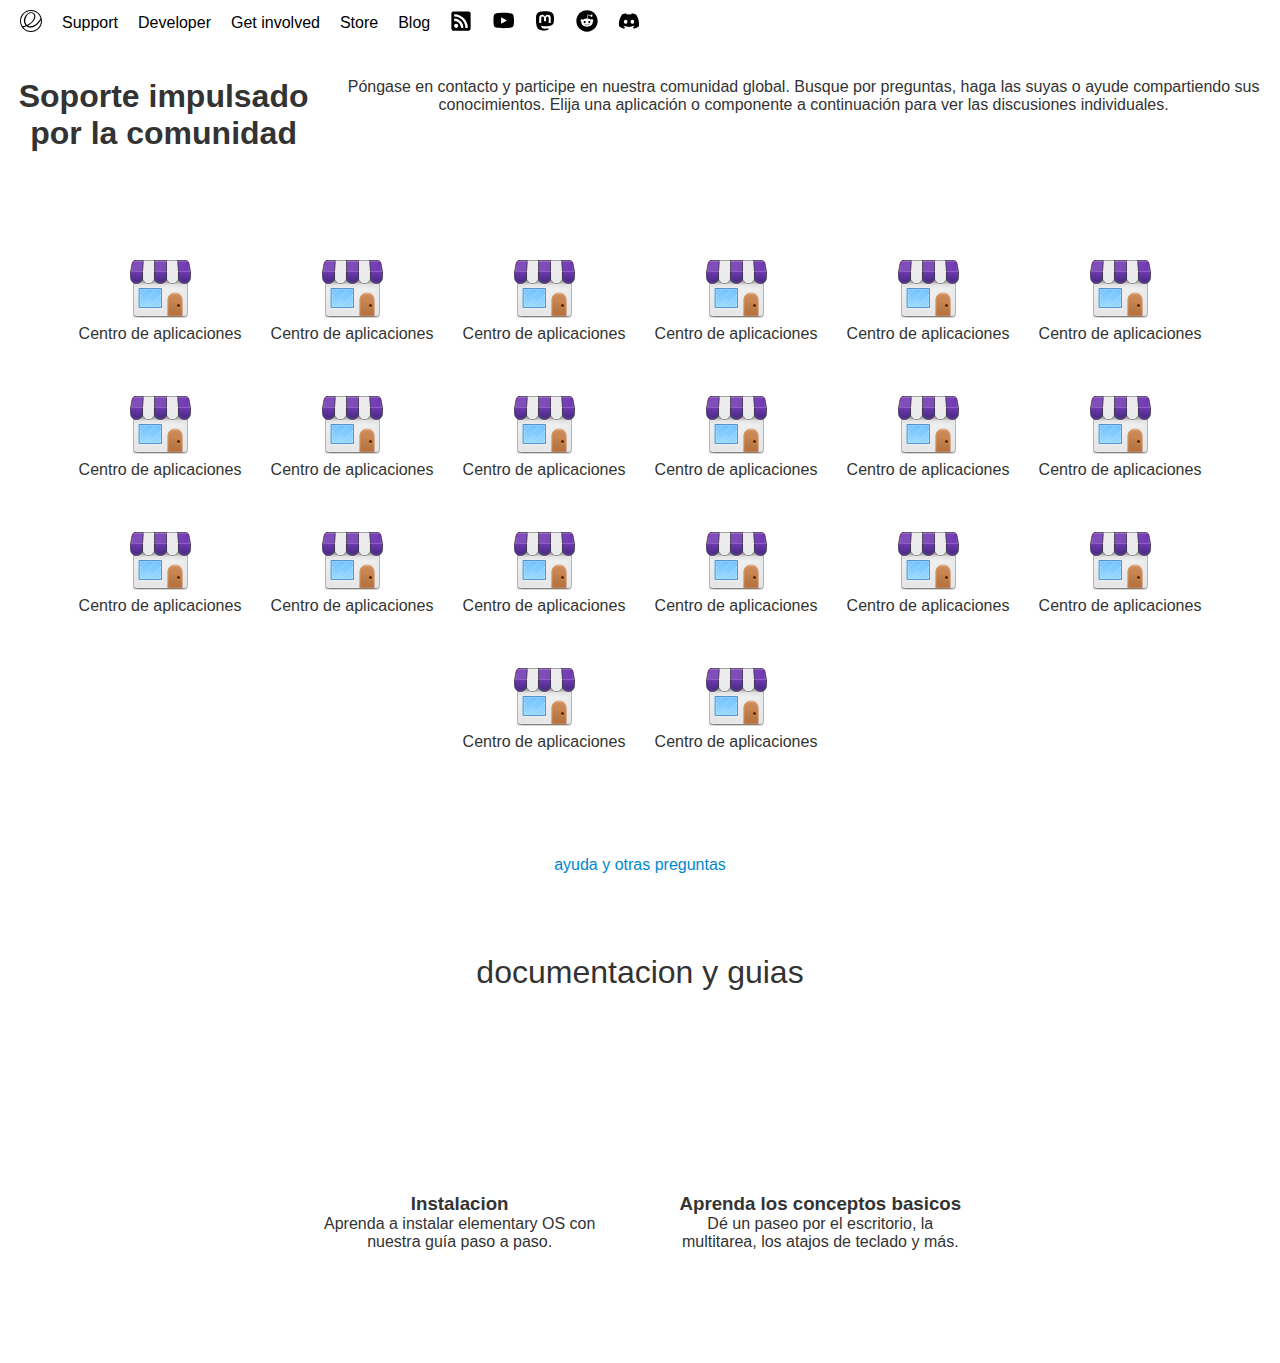
<file: soporte.html>
<!DOCTYPE html>
<html lang="en">
    <head>
        <meta charset="UTF-8">
        <meta name="viewport" content="width=device-width, initial-scale=1.0">
        <link rel="icon" type="image/x-icon" href="favicon.ico">
        <link rel="stylesheet" href="css/soporte.css">
        <title>Soporte - elementary os</title>
    </head>
    <body>
        <header>
            <nav class="primary">
                <ul>
                    <li><a href="index.html"><svg xmlns="http://www.w3.org/2000/svg" height="22" width="22"><path d="M11 0C4.926 0 0 4.926 0 11s4.926 11 11 11 11-4.926 11-11S17.074 0 11 0zm-.02 1.049h.002a.07.07 0 00.018 0c4.548 0 8.384 3.052 9.57 7.217a17.315 17.315 0 01-4.213 5.496c-.847.733-1.773 1.383-2.79 1.842-1.018.458-2.136.719-3.247.656a5.6 5.6 0 01-2.271-.633 18.276 18.276 0 005.078-4.12c.956-1.116 1.791-2.39 2.115-3.833.165-.722.19-1.48.04-2.207a4.079 4.079 0 00-.999-1.965 4.013 4.013 0 00-1.855-1.098 4.85 4.85 0 00-2.153-.078c-1.423.261-2.693 1.086-3.705 2.108-1.787 1.8-2.89 4.34-2.687 6.875.102 1.267.524 2.511 1.252 3.554.143.205.302.398.467.584a16.228 16.228 0 01-3.086.739A9.946 9.946 0 0110.98 1.049zm.07 2.02c.004-.001.016.002.012.001.692 0 1.387.211 1.936.627a3.2 3.2 0 011.068 1.49 4.12 4.12 0 01.192 1.848c-.143 1.243-.77 2.388-1.533 3.393-1.354 1.778-3.156 3.203-5.159 4.2-.19.095-.386.187-.582.274a5.114 5.114 0 01-1.05-1.295c-.59-1.044-.784-2.284-.67-3.482.116-1.199.526-2.356 1.082-3.43.643-1.244 1.516-2.418 2.732-3.09a4.14 4.14 0 011.973-.537zm9.83 6.81c.042.367.071.739.071 1.117 0 5.497-4.452 9.953-9.95 9.953a9.917 9.917 0 01-7.59-3.53 18.138 18.138 0 003.17-1.06c.461.346.967.634 1.507.84 1.59.61 3.392.52 4.996-.035 1.603-.555 3.021-1.549 4.256-2.705a18.264 18.264 0 003.54-4.58z"></path></svg></a></li>
                    <li><a href="soporte.html">Support</a></li>
                    <li><a href="desarrollar.html">Developer</a></li>
                    <li><a href="participar.html">Get involved</a></li>
                    <li><a href="tienda.html">Store</a></li>
                    <li><a href="blog.html">Blog</a></li>
                    <li><a href=""><svg xmlns="http://www.w3.org/2000/svg" viewBox="0 0 448 512"><path d="M400 32H48C21.49 32 0 53.49 0 80v352c0 26.51 21.49 48 48 48h352c26.51 0 48-21.49 48-48V80c0-26.51-21.49-48-48-48zM112 416c-26.51 0-48-21.49-48-48s21.49-48 48-48 48 21.49 48 48-21.49 48-48 48zm157.533 0h-34.335c-6.011 0-11.051-4.636-11.442-10.634-5.214-80.05-69.243-143.92-149.123-149.123-5.997-.39-10.633-5.431-10.633-11.441v-34.335c0-6.535 5.468-11.777 11.994-11.425 110.546 5.974 198.997 94.536 204.964 204.964.352 6.526-4.89 11.994-11.425 11.994zm103.027 0h-34.334c-6.161 0-11.175-4.882-11.427-11.038-5.598-136.535-115.204-246.161-251.76-251.76C68.882 152.949 64 147.935 64 141.774V107.44c0-6.454 5.338-11.664 11.787-11.432 167.83 6.025 302.21 141.191 308.205 308.205.232 6.449-4.978 11.787-11.432 11.787z"></path></svg></a></li>
                    <li><a href=""><svg xmlns="http://www.w3.org/2000/svg" viewBox="0 6 46 40" height="550px"><path d="M44.9,14.5c-0.4-2.2-2.3-3.8-4.5-4.3C37.1,9.5,31,9,24.4,9c-6.6,0-12.8,0.5-16.1,1.2c-2.2,0.5-4.1,2-4.5,4.3C3.4,17,3,20.5,3,25s0.4,8,0.9,10.5c0.4,2.2,2.3,3.8,4.5,4.3c3.5,0.7,9.5,1.2,16.1,1.2s12.6-0.5,16.1-1.2c2.2-0.5,4.1-2,4.5-4.3c0.4-2.5,0.9-6.1,1-10.5C45.9,20.5,45.4,17,44.9,14.5z M19,32V18l12.2,7L19,32z"></path></svg></a></li>
                    <li><a href=""><svg xmlns="http://www.w3.org/2000/svg" viewBox="0 0 448 512"><path d="M433 179.11c0-97.2-63.71-125.7-63.71-125.7-62.52-28.7-228.56-28.4-290.48 0 0 0-63.72 28.5-63.72 125.7 0 115.7-6.6 259.4 105.63 289.1 40.51 10.7 75.32 13 103.33 11.4 50.81-2.8 79.32-18.1 79.32-18.1l-1.7-36.9s-36.31 11.4-77.12 10.1c-40.41-1.4-83-4.4-89.63-54a102.54 102.54 0 0 1-.9-13.9c85.63 20.9 158.65 9.1 178.75 6.7 56.12-6.7 105-41.3 111.23-72.9 9.8-49.8 9-121.5 9-121.5zm-75.12 125.2h-46.63v-114.2c0-49.7-64-51.6-64 6.9v62.5h-46.33V197c0-58.5-64-56.6-64-6.9v114.2H90.19c0-122.1-5.2-147.9 18.41-175 25.9-28.9 79.82-30.8 103.83 6.1l11.6 19.5 11.6-19.5c24.11-37.1 78.12-34.8 103.83-6.1 23.71 27.3 18.4 53 18.4 175z"></path></svg></a></li>
                    <li><a href=""><svg xmlns="http://www.w3.org/2000/svg" viewBox="0 0 512 512"><path d="M201.5 305.5c-13.8 0-24.9-11.1-24.9-24.6 0-13.8 11.1-24.9 24.9-24.9 13.6 0 24.6 11.1 24.6 24.9 0 13.6-11.1 24.6-24.6 24.6zM504 256c0 137-111 248-248 248S8 393 8 256 119 8 256 8s248 111 248 248zm-132.3-41.2c-9.4 0-17.7 3.9-23.8 10-22.4-15.5-52.6-25.5-86.1-26.6l17.4-78.3 55.4 12.5c0 13.6 11.1 24.6 24.6 24.6 13.8 0 24.9-11.3 24.9-24.9s-11.1-24.9-24.9-24.9c-9.7 0-18 5.8-22.1 13.8l-61.2-13.6c-3-.8-6.1 1.4-6.9 4.4l-19.1 86.4c-33.2 1.4-63.1 11.3-85.5 26.8-6.1-6.4-14.7-10.2-24.1-10.2-34.9 0-46.3 46.9-14.4 62.8-1.1 5-1.7 10.2-1.7 15.5 0 52.6 59.2 95.2 132 95.2 73.1 0 132.3-42.6 132.3-95.2 0-5.3-.6-10.8-1.9-15.8 31.3-16 19.8-62.5-14.9-62.5zM302.8 331c-18.2 18.2-76.1 17.9-93.6 0-2.2-2.2-6.1-2.2-8.3 0-2.5 2.5-2.5 6.4 0 8.6 22.8 22.8 87.3 22.8 110.2 0 2.5-2.2 2.5-6.1 0-8.6-2.2-2.2-6.1-2.2-8.3 0zm7.7-75c-13.6 0-24.6 11.1-24.6 24.9 0 13.6 11.1 24.6 24.6 24.6 13.8 0 24.9-11.1 24.9-24.6 0-13.8-11-24.9-24.9-24.9z"></path></svg></a></li>
                    <li style="float: right"><a href=""><svg xmlns="http://www.w3.org/2000/svg" viewBox="0 0 640 512"><path d="M524.5 69.8a1.5 1.5 0 0 0 -.8-.7A485.1 485.1 0 0 0 404.1 32a1.8 1.8 0 0 0 -1.9 .9 337.5 337.5 0 0 0 -14.9 30.6 447.8 447.8 0 0 0 -134.4 0 309.5 309.5 0 0 0 -15.1-30.6 1.9 1.9 0 0 0 -1.9-.9A483.7 483.7 0 0 0 116.1 69.1a1.7 1.7 0 0 0 -.8 .7C39.1 183.7 18.2 294.7 28.4 404.4a2 2 0 0 0 .8 1.4A487.7 487.7 0 0 0 176 479.9a1.9 1.9 0 0 0 2.1-.7A348.2 348.2 0 0 0 208.1 430.4a1.9 1.9 0 0 0 -1-2.6 321.2 321.2 0 0 1 -45.9-21.9 1.9 1.9 0 0 1 -.2-3.1c3.1-2.3 6.2-4.7 9.1-7.1a1.8 1.8 0 0 1 1.9-.3c96.2 43.9 200.4 43.9 295.5 0a1.8 1.8 0 0 1 1.9 .2c2.9 2.4 6 4.9 9.1 7.2a1.9 1.9 0 0 1 -.2 3.1 301.4 301.4 0 0 1 -45.9 21.8 1.9 1.9 0 0 0 -1 2.6 391.1 391.1 0 0 0 30 48.8 1.9 1.9 0 0 0 2.1 .7A486 486 0 0 0 610.7 405.7a1.9 1.9 0 0 0 .8-1.4C623.7 277.6 590.9 167.5 524.5 69.8zM222.5 337.6c-29 0-52.8-26.6-52.8-59.2S193.1 219.1 222.5 219.1c29.7 0 53.3 26.8 52.8 59.2C275.3 311 251.9 337.6 222.5 337.6zm195.4 0c-29 0-52.8-26.6-52.8-59.2S388.4 219.1 417.9 219.1c29.7 0 53.3 26.8 52.8 59.2C470.7 311 447.5 337.6 417.9 337.6z"></path></svg></a></li>
                </ul>
            </nav>
        </header>
        <section class="contenido">
            <div class="texto">
                <h1>Soporte impulsado por la comunidad</h1>
                <p>Póngase en contacto y participe en nuestra comunidad global. Busque por preguntas, haga las suyas o ayude compartiendo sus conocimientos. Elija una aplicación o componente a continuación para ver las discusiones individuales.</p>
            </div>
            <div class="apps">
                <a href="" class="app" target="_blank">
                    <img src="img/soporte/appcenter.svg" alt="">
                    <p>Centro de aplicaciones</p>
                </a>
                <a href="" class="app" target="_blank">
                    <img src="img/soporte/appcenter.svg" alt="">
                    <p>Centro de aplicaciones</p>
                </a>
                <a href="" class="app" target="_blank">
                    <img src="img/soporte/appcenter.svg" alt="">
                    <p>Centro de aplicaciones</p>
                </a>
                <a href="" class="app" target="_blank">
                    <img src="img/soporte/appcenter.svg" alt="">
                    <p>Centro de aplicaciones</p>
                </a>
                <a href="" class="app" target="_blank">
                    <img src="img/soporte/appcenter.svg" alt="">
                    <p>Centro de aplicaciones</p>
                </a>
                <a href="" class="app" target="_blank">
                    <img src="img/soporte/appcenter.svg" alt="">
                    <p>Centro de aplicaciones</p>
                </a>
                <a href="" class="app" target="_blank">
                    <img src="img/soporte/appcenter.svg" alt="">
                    <p>Centro de aplicaciones</p>
                </a>
                <a href="" class="app" target="_blank">
                    <img src="img/soporte/appcenter.svg" alt="">
                    <p>Centro de aplicaciones</p>
                </a>
                <a href="" class="app" target="_blank">
                    <img src="img/soporte/appcenter.svg" alt="">
                    <p>Centro de aplicaciones</p>
                </a>
                <a href="" class="app" target="_blank">
                    <img src="img/soporte/appcenter.svg" alt="">
                    <p>Centro de aplicaciones</p>
                </a>
                <a href="" class="app" target="_blank">
                    <img src="img/soporte/appcenter.svg" alt="">
                    <p>Centro de aplicaciones</p>
                </a>
                <a href="" class="app" target="_blank">
                    <img src="img/soporte/appcenter.svg" alt="">
                    <p>Centro de aplicaciones</p>
                </a>
                <a href="" class="app" target="_blank">
                    <img src="img/soporte/appcenter.svg" alt="">
                    <p>Centro de aplicaciones</p>
                </a>
                <a href="" class="app" target="_blank">
                    <img src="img/soporte/appcenter.svg" alt="">
                    <p>Centro de aplicaciones</p>
                </a>
                <a href="" class="app" target="_blank">
                    <img src="img/soporte/appcenter.svg" alt="">
                    <p>Centro de aplicaciones</p>
                </a>
                <a href="" class="app" target="_blank">
                    <img src="img/soporte/appcenter.svg" alt="">
                    <p>Centro de aplicaciones</p>
                </a>
                <a href="" class="app" target="_blank">
                    <img src="img/soporte/appcenter.svg" alt="">
                    <p>Centro de aplicaciones</p>
                </a>
                <a href="" class="app" target="_blank">
                    <img src="img/soporte/appcenter.svg" alt="">
                    <p>Centro de aplicaciones</p>
                </a>
                <a href="" class="app" target="_blank">
                    <img src="img/soporte/appcenter.svg" alt="">
                    <p>Centro de aplicaciones</p>
                </a>
                <a href="" class="app" target="_blank">
                    <img src="img/soporte/appcenter.svg" alt="">
                    <p>Centro de aplicaciones</p>
                </a>
            </div>
            <div class="texto">
                <a href="" class="leer-mas">
                    ayuda y otras preguntas
                </a>
            </div>
            <div class="documentacion">
                <h2>documentacion y guias</h2>
                <a href="">
                    <svg></svg>
                    <h3>Instalacion</h3>
                    <p>Aprenda a instalar elementary OS con nuestra guía paso a paso.</p>
                </a>
                <a href="">
                    <svg></svg>
                    <h3>Aprenda los conceptos basicos</h3>
                    <p>Dé un paseo por el escritorio, la multitarea, los atajos de teclado y más.</p>
                </a>
            </div>
            <div class="texto">

            </div>
        </section>
    </body>
</html>
</file>
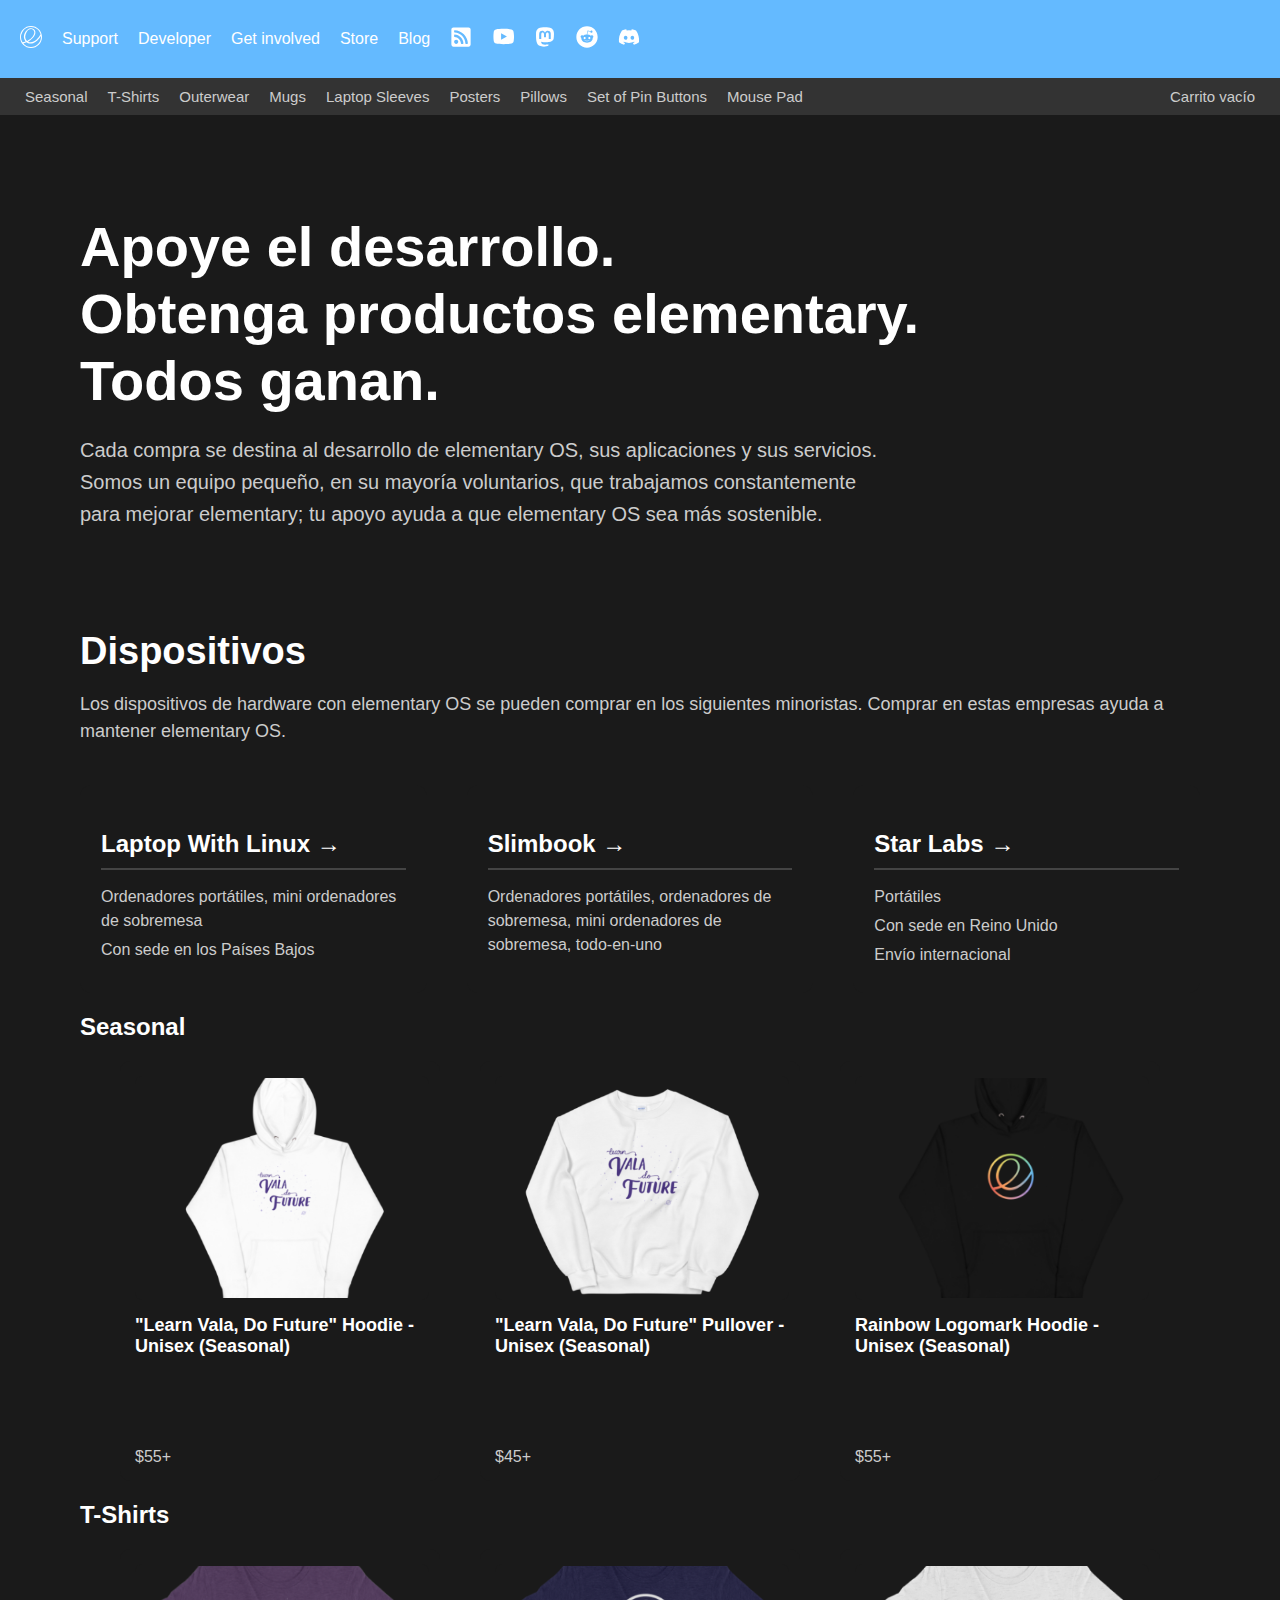
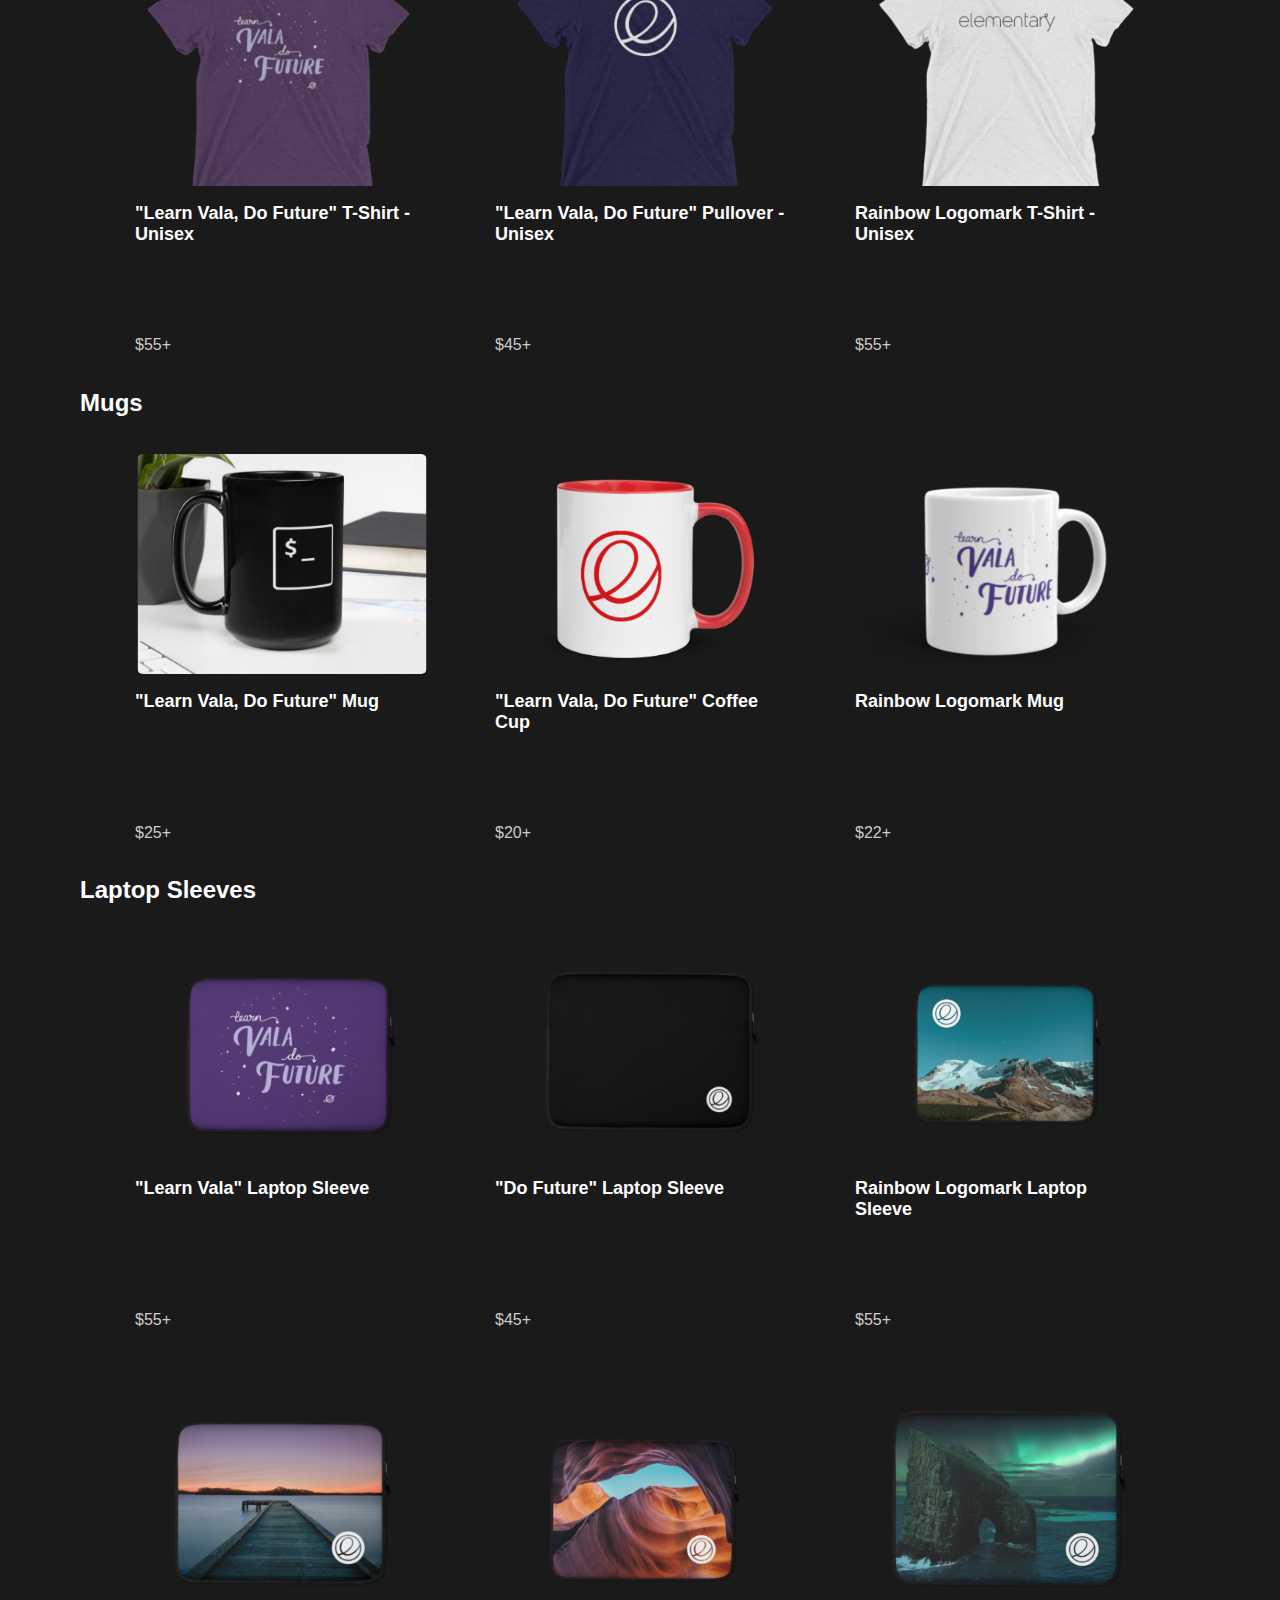
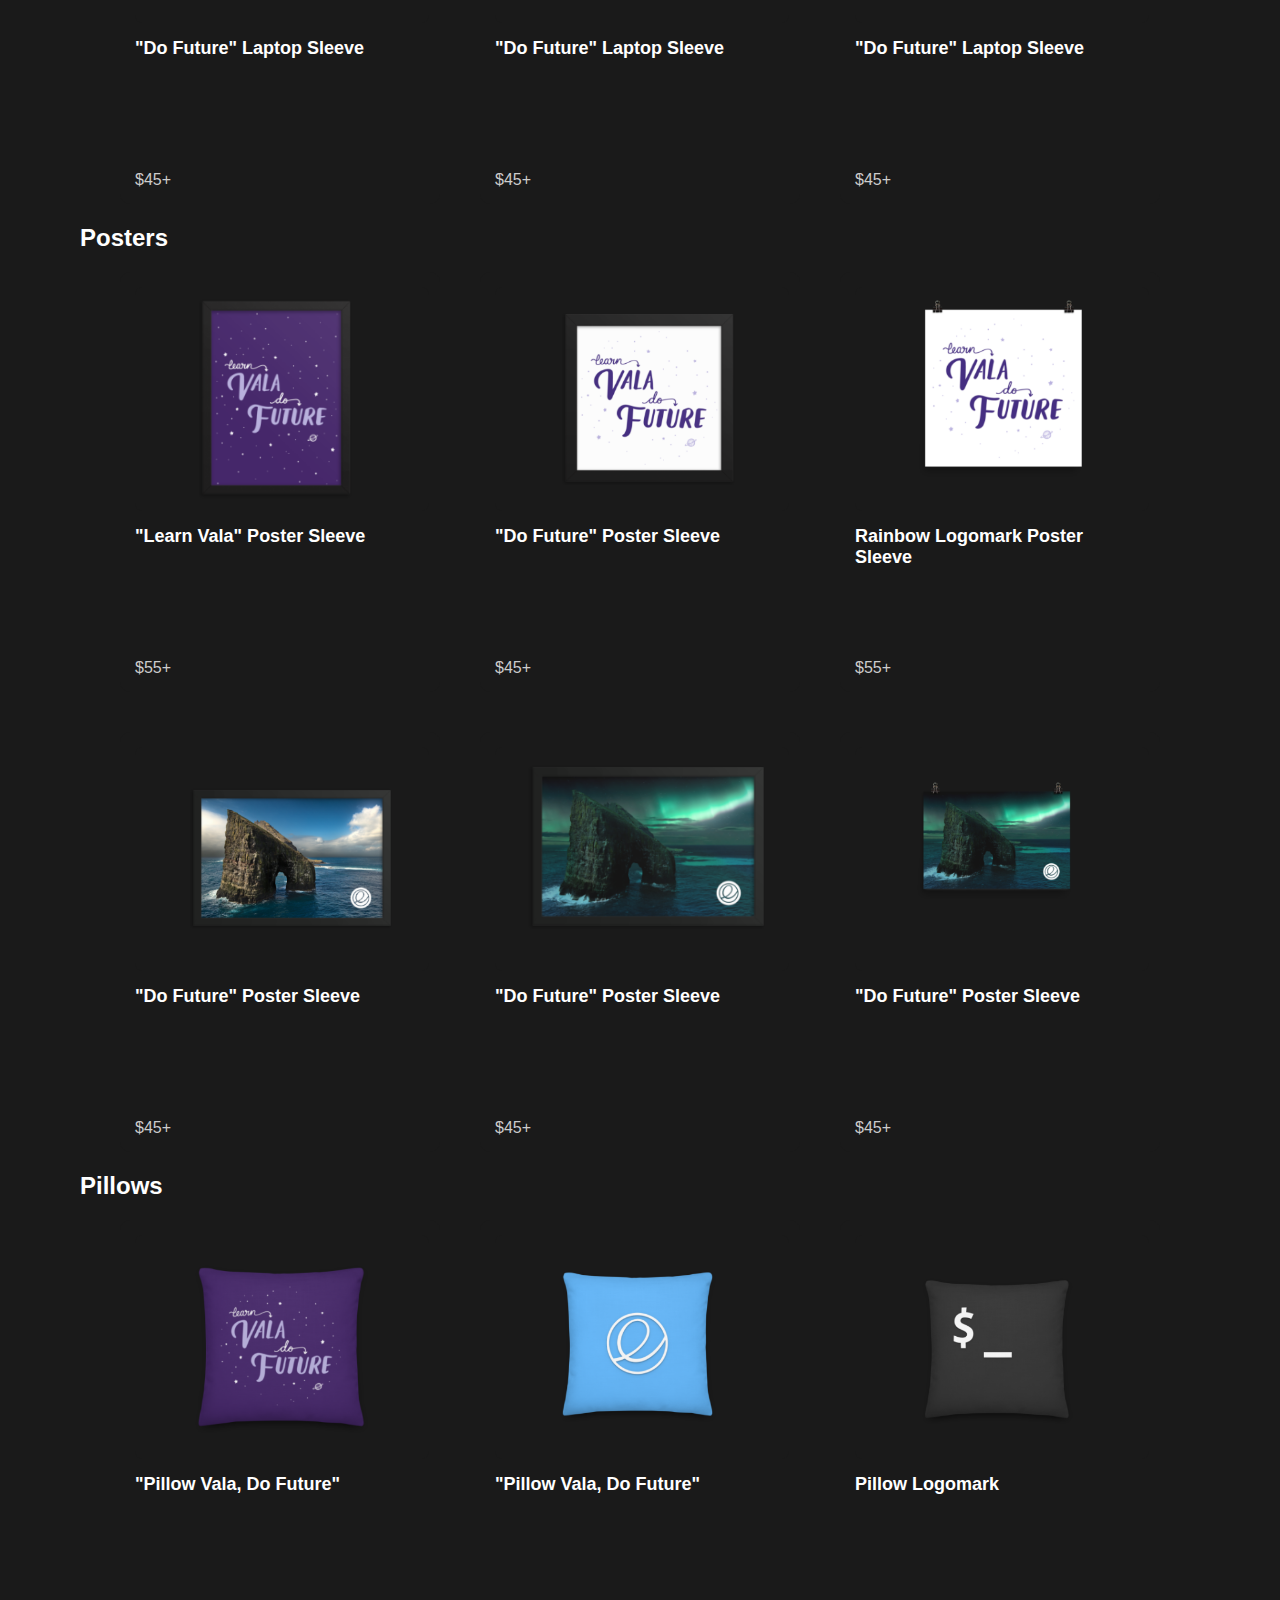
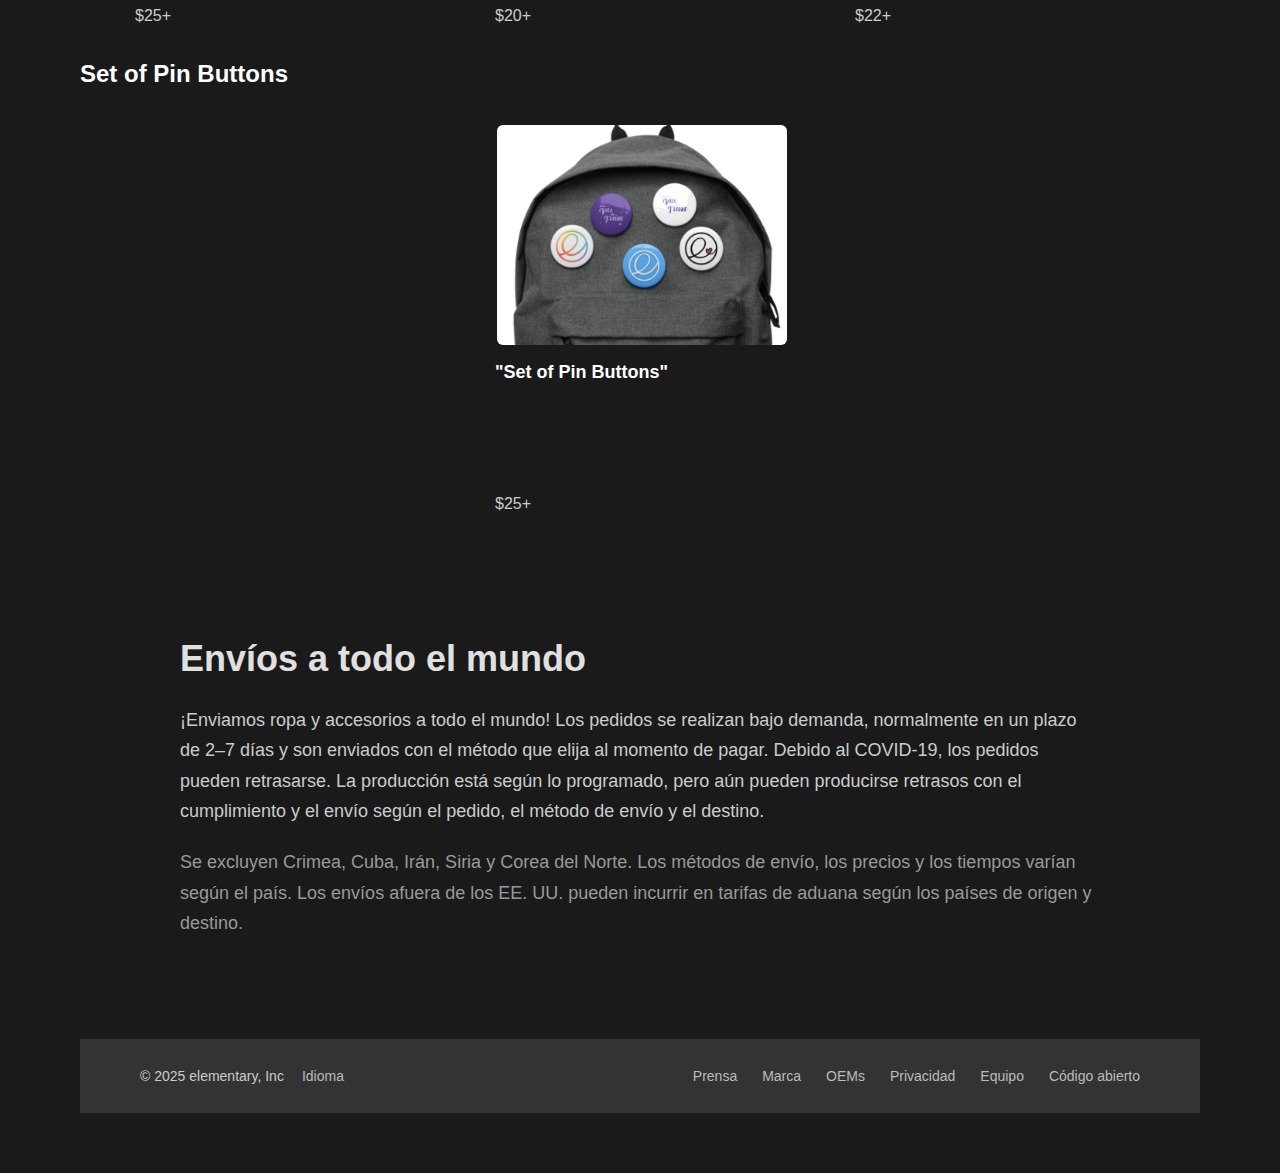
<file: tienda.html>
<!DOCTYPE html>
<html lang="es">
<head>
    <meta charset="UTF-8">
    <meta name="viewport" content="width=device-width, initial-scale=1.0">
    <title>Apoye el desarrollo - elementary OS</title>
    <link rel="stylesheet" href="css/style.css">
</head>
<body>
    <header> <nav class="primary">
                <ul>
                    <li><a href="index.html"><svg xmlns="http://www.w3.org/2000/svg" height="22" width="22"><path d="M11 0C4.926 0 0 4.926 0 11s4.926 11 11 11 11-4.926 11-11S17.074 0 11 0zm-.02 1.049h.002a.07.07 0 00.018 0c4.548 0 8.384 3.052 9.57 7.217a17.315 17.315 0 01-4.213 5.496c-.847.733-1.773 1.383-2.79 1.842-1.018.458-2.136.719-3.247.656a5.6 5.6 0 01-2.271-.633 18.276 18.276 0 005.078-4.12c.956-1.116 1.791-2.39 2.115-3.833.165-.722.19-1.48.04-2.207a4.079 4.079 0 00-.999-1.965 4.013 4.013 0 00-1.855-1.098 4.85 4.85 0 00-2.153-.078c-1.423.261-2.693 1.086-3.705 2.108-1.787 1.8-2.89 4.34-2.687 6.875.102 1.267.524 2.511 1.252 3.554.143.205.302.398.467.584a16.228 16.228 0 01-3.086.739A9.946 9.946 0 0110.98 1.049zm.07 2.02c.004-.001.016.002.012.001.692 0 1.387.211 1.936.627a3.2 3.2 0 011.068 1.49 4.12 4.12 0 01.192 1.848c-.143 1.243-.77 2.388-1.533 3.393-1.354 1.778-3.156 3.203-5.159 4.2-.19.095-.386.187-.582.274a5.114 5.114 0 01-1.05-1.295c-.59-1.044-.784-2.284-.67-3.482.116-1.199.526-2.356 1.082-3.43.643-1.244 1.516-2.418 2.732-3.09a4.14 4.14 0 011.973-.537zm9.83 6.81c.042.367.071.739.071 1.117 0 5.497-4.452 9.953-9.95 9.953a9.917 9.917 0 01-7.59-3.53 18.138 18.138 0 003.17-1.06c.461.346.967.634 1.507.84 1.59.61 3.392.52 4.996-.035 1.603-.555 3.021-1.549 4.256-2.705a18.264 18.264 0 003.54-4.58z"></path></svg></a></li>
                    <li><a href="soporte.html">Support</a></li>
                    <li><a href="desarrollar.html">Developer</a></li>
                    <li><a href="participar.html">Get involved</a></li>
                    <li><a href="tienda.html">Store</a></li>
                    <li><a href="blog.html">Blog</a></li>
                    <li><a href=""><svg xmlns="http://www.w3.org/2000/svg" viewBox="0 0 448 512"><path d="M400 32H48C21.49 32 0 53.49 0 80v352c0 26.51 21.49 48 48 48h352c26.51 0 48-21.49 48-48V80c0-26.51-21.49-48-48-48zM112 416c-26.51 0-48-21.49-48-48s21.49-48 48-48 48 21.49 48 48-21.49 48-48 48zm157.533 0h-34.335c-6.011 0-11.051-4.636-11.442-10.634-5.214-80.05-69.243-143.92-149.123-149.123-5.997-.39-10.633-5.431-10.633-11.441v-34.335c0-6.535 5.468-11.777 11.994-11.425 110.546 5.974 198.997 94.536 204.964 204.964.352 6.526-4.89 11.994-11.425 11.994zm103.027 0h-34.334c-6.161 0-11.175-4.882-11.427-11.038-5.598-136.535-115.204-246.161-251.76-251.76C68.882 152.949 64 147.935 64 141.774V107.44c0-6.454 5.338-11.664 11.787-11.432 167.83 6.025 302.21 141.191 308.205 308.205.232 6.449-4.978 11.787-11.432 11.787z"></path></svg></a></li>
                    <li><a href=""><svg xmlns="http://www.w3.org/2000/svg" viewBox="0 6 46 40" height="550px"><path d="M44.9,14.5c-0.4-2.2-2.3-3.8-4.5-4.3C37.1,9.5,31,9,24.4,9c-6.6,0-12.8,0.5-16.1,1.2c-2.2,0.5-4.1,2-4.5,4.3C3.4,17,3,20.5,3,25s0.4,8,0.9,10.5c0.4,2.2,2.3,3.8,4.5,4.3c3.5,0.7,9.5,1.2,16.1,1.2s12.6-0.5,16.1-1.2c2.2-0.5,4.1-2,4.5-4.3c0.4-2.5,0.9-6.1,1-10.5C45.9,20.5,45.4,17,44.9,14.5z M19,32V18l12.2,7L19,32z"></path></svg></a></li>
                    <li><a href=""><svg xmlns="http://www.w3.org/2000/svg" viewBox="0 0 448 512"><path d="M433 179.11c0-97.2-63.71-125.7-63.71-125.7-62.52-28.7-228.56-28.4-290.48 0 0 0-63.72 28.5-63.72 125.7 0 115.7-6.6 259.4 105.63 289.1 40.51 10.7 75.32 13 103.33 11.4 50.81-2.8 79.32-18.1 79.32-18.1l-1.7-36.9s-36.31 11.4-77.12 10.1c-40.41-1.4-83-4.4-89.63-54a102.54 102.54 0 0 1-.9-13.9c85.63 20.9 158.65 9.1 178.75 6.7 56.12-6.7 105-41.3 111.23-72.9 9.8-49.8 9-121.5 9-121.5zm-75.12 125.2h-46.63v-114.2c0-49.7-64-51.6-64 6.9v62.5h-46.33V197c0-58.5-64-56.6-64-6.9v114.2H90.19c0-122.1-5.2-147.9 18.41-175 25.9-28.9 79.82-30.8 103.83 6.1l11.6 19.5 11.6-19.5c24.11-37.1 78.12-34.8 103.83-6.1 23.71 27.3 18.4 53 18.4 175z"></path></svg></a></li>
                    <li><a href=""><svg xmlns="http://www.w3.org/2000/svg" viewBox="0 0 512 512"><path d="M201.5 305.5c-13.8 0-24.9-11.1-24.9-24.6 0-13.8 11.1-24.9 24.9-24.9 13.6 0 24.6 11.1 24.6 24.9 0 13.6-11.1 24.6-24.6 24.6zM504 256c0 137-111 248-248 248S8 393 8 256 119 8 256 8s248 111 248 248zm-132.3-41.2c-9.4 0-17.7 3.9-23.8 10-22.4-15.5-52.6-25.5-86.1-26.6l17.4-78.3 55.4 12.5c0 13.6 11.1 24.6 24.6 24.6 13.8 0 24.9-11.3 24.9-24.9s-11.1-24.9-24.9-24.9c-9.7 0-18 5.8-22.1 13.8l-61.2-13.6c-3-.8-6.1 1.4-6.9 4.4l-19.1 86.4c-33.2 1.4-63.1 11.3-85.5 26.8-6.1-6.4-14.7-10.2-24.1-10.2-34.9 0-46.3 46.9-14.4 62.8-1.1 5-1.7 10.2-1.7 15.5 0 52.6 59.2 95.2 132 95.2 73.1 0 132.3-42.6 132.3-95.2 0-5.3-.6-10.8-1.9-15.8 31.3-16 19.8-62.5-14.9-62.5zM302.8 331c-18.2 18.2-76.1 17.9-93.6 0-2.2-2.2-6.1-2.2-8.3 0-2.5 2.5-2.5 6.4 0 8.6 22.8 22.8 87.3 22.8 110.2 0 2.5-2.2 2.5-6.1 0-8.6-2.2-2.2-6.1-2.2-8.3 0zm7.7-75c-13.6 0-24.6 11.1-24.6 24.9 0 13.6 11.1 24.6 24.6 24.6 13.8 0 24.9-11.1 24.9-24.6 0-13.8-11-24.9-24.9-24.9z"></path></svg></a></li>
                    <li style="float: right"><a href=""><svg xmlns="http://www.w3.org/2000/svg" viewBox="0 0 640 512"><path d="M524.5 69.8a1.5 1.5 0 0 0 -.8-.7A485.1 485.1 0 0 0 404.1 32a1.8 1.8 0 0 0 -1.9 .9 337.5 337.5 0 0 0 -14.9 30.6 447.8 447.8 0 0 0 -134.4 0 309.5 309.5 0 0 0 -15.1-30.6 1.9 1.9 0 0 0 -1.9-.9A483.7 483.7 0 0 0 116.1 69.1a1.7 1.7 0 0 0 -.8 .7C39.1 183.7 18.2 294.7 28.4 404.4a2 2 0 0 0 .8 1.4A487.7 487.7 0 0 0 176 479.9a1.9 1.9 0 0 0 2.1-.7A348.2 348.2 0 0 0 208.1 430.4a1.9 1.9 0 0 0 -1-2.6 321.2 321.2 0 0 1 -45.9-21.9 1.9 1.9 0 0 1 -.2-3.1c3.1-2.3 6.2-4.7 9.1-7.1a1.8 1.8 0 0 1 1.9-.3c96.2 43.9 200.4 43.9 295.5 0a1.8 1.8 0 0 1 1.9 .2c2.9 2.4 6 4.9 9.1 7.2a1.9 1.9 0 0 1 -.2 3.1 301.4 301.4 0 0 1 -45.9 21.8 1.9 1.9 0 0 0 -1 2.6 391.1 391.1 0 0 0 30 48.8 1.9 1.9 0 0 0 2.1 .7A486 486 0 0 0 610.7 405.7a1.9 1.9 0 0 0 .8-1.4C623.7 277.6 590.9 167.5 524.5 69.8zM222.5 337.6c-29 0-52.8-26.6-52.8-59.2S193.1 219.1 222.5 219.1c29.7 0 53.3 26.8 52.8 59.2C275.3 311 251.9 337.6 222.5 337.6zm195.4 0c-29 0-52.8-26.6-52.8-59.2S388.4 219.1 417.9 219.1c29.7 0 53.3 26.8 52.8 59.2C470.7 311 447.5 337.6 417.9 337.6z"></path></svg></a></li>
                </ul>
            </nav>
        
    </header>
    <header class="navbar">
           
        <nav class="menu">
            <ul>
                <li>Seasonal</li>
                <li>T-Shirts</li>
                <li>Outerwear</li>
                <li>Mugs</li>
                <li>Laptop Sleeves</li>
                <li>Posters</li>
                <li>Pillows</li>
                <li>Set of Pin Buttons</li>
                <li>Mouse Pad</li>
            </ul>
        </nav>
        <div class="cart">
            Carrito vacío
        </div>
    </header>

    <main class="content">
        <!-- Sección principal -->
        <section class="intro">
            <h1>Apoye el desarrollo.<br>Obtenga productos elementary.<br>Todos ganan.</h1>
            <p>
                Cada compra se destina al desarrollo de elementary OS, sus aplicaciones y sus servicios.<br>
                Somos un equipo pequeño, en su mayoría voluntarios, que trabajamos constantemente<br>
                para mejorar elementary; tu apoyo ayuda a que elementary OS sea más sostenible.
            </p>
        </section>

        <!-- Sección de dispositivos -->
        <section class="devices">
            <h2>Dispositivos</h2>
            <p>
                Los dispositivos de hardware con elementary OS se pueden comprar en los siguientes minoristas.
                Comprar en estas empresas ayuda a mantener elementary OS.
            </p>

            <div class="device-grid">
                <div class="device">
                    <h3>Laptop With Linux →</h3>
                    <hr>
                    <p>Ordenadores portátiles, mini ordenadores de sobremesa</p>
                    <p>Con sede en los Países Bajos</p>
                </div>

                <div class="device">
                    <h3>Slimbook →</h3>
                    <hr>
                    <p>Ordenadores portátiles, ordenadores de sobremesa, mini ordenadores de sobremesa, todo-en-uno</p>
                </div>

                <div class="device">
                    <h3>Star Labs →</h3>
                    <hr>
                    <p>Portátiles</p>
                    <p>Con sede en Reino Unido</p>
                    <p>Envío internacional</p>
                </div>
            </div>
        </section>

        <!-- Sección Seasonal -->
        <section class="seasonal">
            <h2>Seasonal</h2>
            <div class="product-grid">
                <div class="product">
                    <img src="img/tienda/Sudadera1.png" alt="Sudadera 1">
                    <h3>"Learn Vala, Do Future" Hoodie - Unisex (Seasonal)</h3>
                    <p>$55+</p>
                </div>

                <div class="product">
                    <img src="img/tienda/Sudadera2.png" alt="Sudadera 2">
                    <h3>"Learn Vala, Do Future" Pullover - Unisex (Seasonal)</h3>
                    <p>$45+</p>
                </div>

                <div class="product">
                    <img src="img/tienda/Sudadera3.png" alt="Sudadera 3">
                    <h3>Rainbow Logomark Hoodie - Unisex (Seasonal)</h3>
                    <p>$55+</p>
                </div>
            </div>
        </section>

        <!-- Sección T-Shirts -->
        <section class="T-Shirts">
            <h2>T-Shirts</h2>
            <div class="product-grid">
                <div class="product">
                    <img src="img/tienda/Playera1.png" alt="Playera 1">
                    <h3>"Learn Vala, Do Future" T-Shirt - Unisex</h3>
                    <p>$55+</p>
                </div>

                <div class="product">
                    <img src="img/tienda/Playera2.png" alt="Playera 2">
                    <h3>"Learn Vala, Do Future" Pullover - Unisex</h3>
                    <p>$45+</p>
                </div>

                <div class="product">
                    <img src="img/tienda/Playera3.png" alt="Playera 3">
                    <h3>Rainbow Logomark T-Shirt - Unisex</h3>
                    <p>$55+</p>
                </div>
            </div>
        </section>

        <!-- Mugs -->
        <section class="mugs">
            <h2>Mugs</h2>
            <div class="product-grid">
                <div class="product">
                    <img src="img/tienda/Taza1.png" alt="Taza 1">
                    <h3>"Learn Vala, Do Future" Mug</h3>
                    <p>$25+</p>
                </div>

                <div class="product">
                    <img src="img/tienda/Taza2.png" alt="Taza 2">
                    <h3>"Learn Vala, Do Future" Coffee Cup</h3>
                    <p>$20+</p>
                </div>

                <div class="product">
                    <img src="img/tienda/Taza3.png" alt="Taza 3">
                    <h3>Rainbow Logomark Mug</h3>
                    <p>$22+</p>
                </div>
            </div>
        </section>

        <!-- Laptop Sleeves -->
        <section class="laptops">
            <h2>Laptop Sleeves</h2>
            <div class="product-grid">
                <div class="product">
                    <img src="img/tienda/Lap1.png" alt="Lap 1">
                    <h3>"Learn Vala" Laptop Sleeve</h3>
                    <p>$55+</p>
                </div>

                <div class="product">
                    <img src="img/tienda/Lap2.png" alt="Lap 2">
                    <h3>"Do Future" Laptop Sleeve</h3>
                    <p>$45+</p>
                </div>

                <div class="product">
                    <img src="img/tienda/Lap3.png" alt="Lap 3">
                    <h3>Rainbow Logomark Laptop Sleeve</h3>
                    <p>$55+</p>
                </div>

                <div class="product">
                    <img src="img/tienda/Lap4.png" alt="Lap 4">
                    <h3>"Do Future" Laptop Sleeve</h3>
                    <p>$45+</p>
                </div>

                <div class="product">
                    <img src="img/tienda/Lap5.png" alt="Lap 5">
                    <h3>"Do Future" Laptop Sleeve</h3>
                    <p>$45+</p>
                </div>

                <div class="product">
                    <img src="img/tienda/Lap6.png" alt="Lap 6">
                    <h3>"Do Future" Laptop Sleeve</h3>
                    <p>$45+</p>
                </div>
            </div>
        </section>

        <!-- Posters -->
        <section class="posters">
            <h2>Posters</h2>
            <div class="product-grid">
                <div class="product">
                    <img src="img/tienda/Poster1.png" alt="Poster 1">
                    <h3>"Learn Vala" Poster Sleeve</h3>
                    <p>$55+</p>
                </div>

                <div class="product">
                    <img src="img/tienda/Poster2.png" alt="Poster 2">
                    <h3>"Do Future" Poster Sleeve</h3>
                    <p>$45+</p>
                </div>

                <div class="product">
                    <img src="img/tienda/Poster3.png" alt="Poster 3">
                    <h3>Rainbow Logomark Poster Sleeve</h3>
                    <p>$55+</p>
                </div>

                <div class="product">
                    <img src="img/tienda/Poster4.png" alt="Poster 4">
                    <h3>"Do Future" Poster Sleeve</h3>
                    <p>$45+</p>
                </div>

                <div class="product">
                    <img src="img/tienda/Poster5.png" alt="Poster 5">
                    <h3>"Do Future" Poster Sleeve</h3>
                    <p>$45+</p>
                </div>

                <div class="product">
                    <img src="img/tienda/Poster6.png" alt="Poster 6">
                    <h3>"Do Future" Poster Sleeve</h3>
                    <p>$45+</p>
                </div>
            </div>
        </section>

        <!-- Pillows -->
        <section class="pillows">
            <h2>Pillows</h2>
            <div class="product-grid">
                <div class="product">
                    <img src="img/tienda/pill1.png" alt="Pillow 1">
                    <h3>"Pillow Vala, Do Future"</h3>
                    <p>$25+</p>
                </div>

                <div class="product">
                    <img src="img/tienda/pill2.png" alt="Pillow 2">
                    <h3>"Pillow Vala, Do Future"</h3>
                    <p>$20+</p>
                </div>

                <div class="product">
                    <img src="img/tienda/pill3.png" alt="Pillow 3">
                    <h3>Pillow Logomark</h3>
                    <p>$22+</p>
                </div>
            </div>
        </section>

        <!-- Set of Pin Buttons -->
        <section class="pin-buttons">
            <h2>Set of Pin Buttons</h2>
            <div class="product-grid">
                <div class="product">
                    <img src="img/tienda/pin1.png" alt="Pin 1">
                    <h3>"Set of Pin Buttons"</h3>
                    <p>$25+</p>
                </div>
            </div>
        </section>

        <!-- Sección de envíos -->
        <section class="shipping">
            <h2>Envíos a todo el mundo</h2>
            <p>
                ¡Enviamos ropa y accesorios a todo el mundo! Los pedidos se realizan bajo demanda, normalmente en un plazo de 
                2–7 días y son enviados con el método que elija al momento de pagar. Debido al COVID-19, los pedidos pueden retrasarse. 
                La producción está según lo programado, pero aún pueden producirse retrasos con el cumplimiento y el envío según el pedido, 
                el método de envío y el destino.
            </p>
            <p class="shipping-note">
                Se excluyen Crimea, Cuba, Irán, Siria y Corea del Norte. Los métodos de envío, los precios y los tiempos varían según el país. 
                Los envíos afuera de los EE. UU. pueden incurrir en tarifas de aduana según los países de origen y destino.
            </p>
        </section>

        <!-- Pie de página -->
        <footer class="footer">
            <div class="footer-left">
                <p>© 2025 elementary, Inc</p>
                <span class="lang"> Idioma</span>
            </div>
            <div class="footer-right">
                <ul>
                    <li>Prensa</li>
                    <li>Marca</li>
                    <li>OEMs</li>
                    <li>Privacidad</li>
                    <li>Equipo</li>
                    <li>Código abierto</li>
                </ul>
            </div>
        </footer>

    </main>
</body>
</html>
</file>
<file: desarrollar-styles.css>
* {
    margin: 0;
    padding: 0;
    box-sizing: border-box;
}

body {
    font-family: 'Open Sans', -apple-system, BlinkMacSystemFont, 'Segoe UI', sans-serif;
    line-height: 1.6;
    color: #333;
    background: linear-gradient(to bottom, #5e3f8f 0%, #7239b3 50%, #8b4ec3 100%);
    min-height: 100vh;
}

/* Header */
.header {
    background: transparent;
    padding: 1rem 0;
}

.nav {
    max-width: 1200px;
    margin: 0 auto;
    display: flex;
    align-items: center;
    justify-content: space-between;
    padding: 0 2rem;
}

.logo svg {
    display: block;
}

.nav-links {
    display: flex;
    list-style: none;
    gap: 2rem;
    flex: 1;
    margin-left: 2rem;
}

.nav-links a {
    color: white;
    text-decoration: none;
    font-size: 0.95rem;
    font-weight: 400;
    transition: opacity 0.2s;
}

.nav-links a:hover {
    opacity: 0.8;
}

.social-icons {
    display: flex;
    gap: 1rem;
}

.social-icon {
    color: white;
    transition: opacity 0.2s;
    display: flex;
    align-items: center;
}

.social-icon:hover {
    opacity: 0.8;
}

/* Container */
.container {
    max-width: 1200px;
    margin: 0 auto;
    padding: 0 2rem;
}

/* Hero Section */
.hero {
    text-align: center;
    padding: 4rem 0 6rem;
}

.hero-icon {
    margin-bottom: 2rem;
    display: flex;
    justify-content: center;
}

.truck-icon {
    width: 100px;
    height: 100px;
    object-fit: contain;
}

.hero-title {
    font-size: 3.5rem;
    font-weight: 400;
    color: white;
    margin-bottom: 1rem;
    letter-spacing: -0.02em;
}

.hero-subtitle {
    font-size: 1.25rem;
    color: white;
    margin-bottom: 2.5rem;
    font-weight: 400;
    opacity: 0.95;
}

.btn-primary {
    background: #000;
    color: white;
    padding: 1rem 2.5rem;
    border: none;
    border-radius: 6px;
    font-size: 1rem;
    font-weight: 600;
    cursor: pointer;
    transition: all 0.2s;
}

.btn-primary:hover {
    background: #1a1a1a;
    transform: translateY(-1px);
    box-shadow: 0 4px 12px rgba(0, 0, 0, 0.3);
}

/* Cards Section */
.cards-section {
    background: transparent;
    padding: 2rem 0;
    margin-bottom: 3rem;
}

.cards-grid {
    display: grid;
    grid-template-columns: repeat(3, 1fr);
    gap: 2rem;
}

.card {
    background: rgba(60, 60, 60, 0.85);
    backdrop-filter: blur(10px);
    padding: 2.5rem;
    border-radius: 8px;
    transition: transform 0.2s;
}

.card:hover {
    transform: translateY(-4px);
}

.card-title {
    color: #c792ea;
    font-size: 1.75rem;
    font-weight: 400;
    margin-bottom: 1rem;
}

.card-text {
    color: rgba(255, 255, 255, 0.85);
    font-size: 0.95rem;
    line-height: 1.6;
}

/* Dark Sections */
.dark-section {
    background: #1a1a1a;
    color: white;
    padding: 5rem 0;
}

.section-title {
    font-size: 2.25rem;
    font-weight: 400;
    margin-bottom: 2.5rem;
    letter-spacing: -0.01em;
}

.section-title.centered {
    text-align: center;
}

/* Info Section */
.info-section {
    background: #2b2b2b;
}

.info-content {
    display: grid;
    grid-template-columns: 1fr 1fr;
    gap: 4rem;
    align-items: center;
}

.info-list {
    list-style: none;
    margin: 2rem 0;
}

.info-list li {
    padding-left: 1.5rem;
    margin-bottom: 1.5rem;
    position: relative;
    color: rgba(255, 255, 255, 0.85);
    line-height: 1.7;
}

.info-list li:before {
    content: "•";
    position: absolute;
    left: 0;
    color: #8b6db8;
    font-size: 1.5rem;
    line-height: 1.2;
}

.link-arrow {
    color: #9b87b8;
    text-decoration: none;
    display: inline-block;
    margin-top: 1rem;
    font-size: 0.95rem;
}

.link-arrow:hover {
    color: #b8a0d6;
}

/* Browser Mockup */
.browser-mockup {
    background: #f5f5f5;
    border-radius: 8px 8px 0 0;
    overflow: hidden;
    box-shadow: 0 10px 40px rgba(0, 0, 0, 0.3);
}

.browser-header {
    background: linear-gradient(to bottom, #e8e8e8 0%, #d5d5d5 100%);
    padding: 0.5rem 0.75rem;
    display: flex;
    align-items: center;
    gap: 0.75rem;
    border-bottom: 1px solid #c0c0c0;
}

.browser-dots {
    display: flex;
    gap: 0.4rem;
    padding-left: 0.25rem;
}

.dot {
    width: 12px;
    height: 12px;
    border-radius: 50%;
}

.dot.red {
    background: #ff5f56;
    border: 1px solid #e0443e;
}

.dot.yellow {
    background: #ffbd2e;
    border: 1px solid #dea123;
}

.dot.green {
    background: #27c93f;
    border: 1px solid #1fab34;
}

.browser-tabs {
    display: flex;
    gap: 0.25rem;
    flex: 1;
}

.tab-item {
    background: rgba(255, 255, 255, 0.7);
    padding: 0.35rem 1rem;
    border-radius: 4px 4px 0 0;
    font-size: 0.85rem;
    color: #666;
    position: relative;
    cursor: pointer;
}

.tab-item.active {
    background: white;
    color: #333;
    font-weight: 500;
}

.badge {
    background: #ff4757;
    color: white;
    font-size: 0.7rem;
    padding: 0.15rem 0.4rem;
    border-radius: 10px;
    margin-left: 0.4rem;
    font-weight: 600;
}

.browser-search {
    display: flex;
    align-items: center;
    background: white;
    padding: 0.35rem 0.75rem;
    border-radius: 4px;
    gap: 0.5rem;
    min-width: 180px;
}

.search-icon {
    font-size: 0.9rem;
    opacity: 0.5;
}

.browser-search input {
    border: none;
    outline: none;
    font-size: 0.85rem;
    color: #666;
    background: transparent;
    width: 100%;
}

.browser-fullscreen {
    font-size: 1rem;
    color: #666;
    cursor: pointer;
    padding: 0 0.5rem;
}

.browser-content {
    background: white;
    overflow: hidden;
}

.appcenter-screenshot {
    width: 100%;
    height: auto;
    display: block;
}

/* Tools Section */
.tools-grid {
    display: grid;
    grid-template-columns: repeat(2, 1fr);
    gap: 3rem;
    margin-top: 3rem;
}

.tool-card {
    background: #3a3a3a;
    padding: 2.5rem;
    border-radius: 8px;
}

.tool-title {
    font-size: 1.75rem;
    font-weight: 400;
    color: #c792ea;
    margin-bottom: 2rem;
}

.tool-highlight {
    padding: 2rem;
    border-radius: 8px;
    margin-bottom: 2rem;
}

.purple-bg {
    background: linear-gradient(135deg, #7c4dff 0%, #9c27b0 100%);
}

.highlight-text {
    font-size: 0.95rem;
    margin-bottom: 1.5rem;
    opacity: 0.95;
}

.split-display {
    font-size: 3rem;
    font-weight: 300;
    text-align: center;
    margin: 1.5rem 0;
    letter-spacing: 0.1em;
}

.workflow-display {
    font-size: 1.5rem;
    font-weight: 400;
    text-align: center;
    margin: 2rem 0;
    letter-spacing: 0.05em;
}

.highlight-subtext {
    font-size: 0.85rem;
    text-align: center;
    opacity: 0.85;
}

.tool-list {
    list-style: none;
    margin: 2rem 0;
}

.tool-list li {
    padding-left: 1.5rem;
    margin-bottom: 1rem;
    position: relative;
    color: rgba(255, 255, 255, 0.85);
    line-height: 1.6;
}

.tool-list li:before {
    content: "•";
    position: absolute;
    left: 0;
    color: #8b6db8;
    font-size: 1.5rem;
    line-height: 1;
}

/* Footer */
.footer {
    background: #1a1a1a;
    padding: 2rem 0;
    border-top: 1px solid #2a2a2a;
}

.footer .container {
    display: flex;
    justify-content: space-between;
    align-items: center;
}

.footer p {
    color: rgba(255, 255, 255, 0.6);
    font-size: 0.9rem;
}

.footer-links {
    display: flex;
    gap: 2rem;
}

.footer-links a {
    color: rgba(255, 255, 255, 0.6);
    text-decoration: none;
    font-size: 0.9rem;
    transition: color 0.2s;
}

.footer-links a:hover {
    color: rgba(255, 255, 255, 0.9);
}

/* Responsive */
@media (max-width: 968px) {
    .cards-grid {
        grid-template-columns: 1fr;
    }

    .info-content {
        grid-template-columns: 1fr;
    }

    .tools-grid {
        grid-template-columns: 1fr;
    }

    .hero-title {
        font-size: 2.5rem;
    }

    .nav {
        flex-direction: column;
        gap: 1rem;
    }

    .nav-links {
        margin-left: 0;
    }

    .footer .container {
        flex-direction: column;
        gap: 1rem;
        text-align: center;
    }
}
</file>
<file: participa-styles.css>
* {
    margin: 0;
    padding: 0;
    box-sizing: border-box;
}

body {
    font-family: 'Open Sans', -apple-system, BlinkMacSystemFont, 'Segoe UI', sans-serif;
    line-height: 1.6;
    color: #555;
    background: #fafafa;
}

.header {
    background: white;
    border-bottom: 1px solid #e0e0e0;
    position: sticky;
    top: 0;
    z-index: 1000;
}

.nav {
    max-width: 1200px;
    margin: 0 auto;
    display: flex;
    align-items: center;
    justify-content: space-between;
    padding: 0.75rem 2rem;
}

.logo svg {
    display: block;
}

.nav-links {
    display: flex;
    list-style: none;
    gap: 2rem;
    flex: 1;
    margin-left: 2rem;
}

.nav-links a {
    color: #333;
    text-decoration: none;
    font-size: 0.95rem;
    font-weight: 400;
    transition: color 0.2s;
    padding: 0.5rem 0;
}

.nav-links a:hover,
.nav-links a.active {
    color: #000;
}

.social-icons {
    display: flex;
    gap: 1rem;
}

.social-icon {
    color: #333;
    transition: opacity 0.2s;
    display: flex;
    align-items: center;
}

.social-icon:hover {
    opacity: 0.6;
}

.container {
    max-width: 1200px;
    margin: 0 auto;
    padding: 0 2rem;
}

/* Hero Section */
.hero {
    background: white;
    padding: 4rem 0 3rem;
    text-align: center;
}

.hero-title {
    font-size: 2.75rem;
    font-weight: 400;
    color: #333;
    margin-bottom: 1.5rem;
    letter-spacing: -0.02em;
}

.hero-subtitle {
    font-size: 1.1rem;
    color: #555;
    max-width: 900px;
    margin: 0 auto 3rem;
    line-height: 1.7;
}

.category-buttons {
    display: flex;
    justify-content: center;
    gap: 1rem;
    flex-wrap: wrap;
}

.cat-btn {
    padding: 0.75rem 2rem;
    border: none;
    border-radius: 6px;
    font-size: 1rem;
    font-weight: 600;
    color: white;
    cursor: pointer;
    transition: all 0.2s;
}

.cat-btn:hover {
    transform: translateY(-2px);
    box-shadow: 0 4px 12px rgba(0, 0, 0, 0.2);
}

.cat-btn.economic {
    background: #d68910;
}

.cat-btn.translations {
    background: #28a745;
}

.cat-btn.support {
    background: #c6262e;
}

.cat-btn.web {
    background: #7239b3;
}

.cat-btn.desktop {
    background: #3689e6;
}

.cat-btn.design {
    background: #667885;
}

.section {
    padding: 4rem 0;
}

.section-title {
    font-size: 2.25rem;
    font-weight: 300;
    color: #333;
    margin-bottom: 2rem;
    text-align: center;
}

.section-intro {
    font-size: 1.05rem;
    color: #555;
    line-height: 1.8;
    max-width: 900px;
    margin: 0 auto 2rem;
}

.section-intro.center {
    text-align: center;
}

.economic-section {
    background: #f5f5f5;
}

.support-grid {
    display: grid;
    grid-template-columns: repeat(2, 1fr);
    gap: 2.5rem;
    margin-top: 3rem;
}

.support-card {
    background: white;
    padding: 2.5rem;
    border-radius: 8px;
    box-shadow: 0 2px 8px rgba(0, 0, 0, 0.08);
    display: flex;
    flex-direction: column;
    align-items: center;
    text-align: center;
}

.support-icon {
    margin-bottom: 1.5rem;
}

.github-icon {
    color: #333;
}

.patreon-icon {
    color: #333;
}

.paypal-icon {
    color: #333;
}

.liberapay-icon {
    color: #333;
}

.support-text {
    color: #555;
    line-height: 1.7;
    margin-bottom: 2rem;
    flex: 1;
}

.btn-action {
    padding: 0.75rem 2rem;
    border: none;
    border-radius: 6px;
    font-size: 0.95rem;
    font-weight: 600;
    cursor: pointer;
    transition: all 0.2s;
    width: 100%;
    max-width: 300px;
}

.btn-action:hover {
    transform: translateY(-1px);
    box-shadow: 0 3px 10px rgba(0, 0, 0, 0.15);
}

.btn-economic {
    background: #d68910;
    color: white;
}

.btn-translations {
    background: #28a745;
    color: white;
}

.btn-support {
    background: #c6262e;
    color: white;
}

.btn-web {
    background: #7239b3;
    color: white;
}

.btn-desktop {
    background: #3689e6;
    color: white;
}

.btn-design {
    background: #667885;
    color: white;
}

.btn-secondary {
    background: #e4e4e4;
    color: #333;
}

.translations-section {
    background: white;
}

.translations-content {
    display: grid;
    grid-template-columns: 1fr 1fr;
    gap: 4rem;
    align-items: center;
    margin-top: 2rem;
}

.translations-intro {
    font-size: 1.05rem;
    color: #555;
    line-height: 1.8;
    margin-bottom: 1.5rem;
}

.translations-detail {
    font-size: 0.95rem;
    color: #555;
    line-height: 1.7;
    margin-bottom: 2rem;
}

.translations-buttons {
    display: flex;
    gap: 1rem;
}

.translations-buttons .btn-action {
    max-width: none;
    flex: 1;
}

.translations-map {
    display: flex;
    justify-content: center;
    align-items: center;
}

.world-map {
    width: 100%;
    height: auto;
    max-width: 500px;
}

.link-blue {
    color: #0d6efd;
    text-decoration: none;
    font-weight: 600;
}

.link-blue:hover {
    text-decoration: underline;
}

/* Support Section */
.support-section {
    background: #f5f5f5;
}

.support-content {
    display: grid;
    grid-template-columns: repeat(2, 1fr);
    gap: 3rem;
    margin-top: 2rem;
}

.support-col-title {
    font-size: 1.5rem;
    font-weight: 600;
    color: #333;
    margin-bottom: 1.5rem;
}

.support-col-text {
    color: #555;
    line-height: 1.7;
    margin-bottom: 2rem;
}

.support-col-text em {
    font-style: italic;
}

.support-col .btn-action {
    margin-bottom: 1rem;
}

.web-section {
    background: #f5f5f5;
    padding: 5rem 0;
}

.web-mockup {
    max-width: 900px;
    margin: 0 auto;
}

.mockup-browser {
    background: white;
    border-radius: 8px;
    box-shadow: 0 10px 40px rgba(0, 0, 0, 0.15);
    overflow: hidden;
}

.browser-bar {
    background: linear-gradient(to bottom, #e8e8e8 0%, #d8d8d8 100%);
    padding: 0.75rem 1rem;
    display: flex;
    align-items: center;
    gap: 1rem;
    border-bottom: 1px solid #c0c0c0;
}

.browser-buttons {
    display: flex;
    gap: 0.5rem;
}

.browser-btn {
    width: 12px;
    height: 12px;
    border-radius: 50%;
}

.browser-btn.close {
    background: #ff5f56;
    border: 1px solid #e0443e;
}

.browser-btn.minimize {
    background: #ffbd2e;
    border: 1px solid #dea123;
}

.browser-btn.maximize {
    background: #27c93f;
    border: 1px solid #1fab34;
}

.browser-address-bar {
    flex: 1;
    background: white;
    height: 28px;
    border-radius: 4px;
}

.browser-fullscreen {
    color: #666;
    font-size: 1rem;
}

.mockup-content {
    padding: 4rem;
    text-align: center;
}

.mockup-title {
    font-size: 2rem;
    font-weight: 400;
    color: #333;
    margin-bottom: 1.5rem;
}

.mockup-text {
    font-size: 1.05rem;
    color: #555;
    line-height: 1.7;
    max-width: 700px;
    margin: 0 auto;
}

.os-section {
    background: white;
}

.os-buttons {
    display: flex;
    justify-content: center;
    gap: 1.5rem;
    margin: 2rem 0 3rem;
}

.os-buttons .btn-action {
    max-width: 250px;
}

.os-grid {
    display: grid;
    grid-template-columns: repeat(3, 1fr);
    gap: 2.5rem;
    margin-top: 3rem;
}

.os-card {
    text-align: center;
}

.os-card-title {
    font-size: 1.5rem;
    font-weight: 600;
    color: #333;
    margin-bottom: 1.5rem;
}

.os-card-text {
    color: #555;
    line-height: 1.7;
    margin-bottom: 2rem;
}

.os-card .btn-action {
    max-width: none;
}

/* Design Section */
.design-section {
    background: #f5f5f5;
}

.design-grid {
    display: grid;
    grid-template-columns: repeat(3, 1fr);
    gap: 2.5rem;
    margin-top: 3rem;
}

.design-card {
    text-align: center;
}

.design-icon {
    margin-bottom: 1.5rem;
    display: flex;
    justify-content: center;
}

.design-icon img {
    display: block;
}

.design-text {
    color: #555;
    line-height: 1.7;
    margin-bottom: 2rem;
}

.design-text em {
    font-style: italic;
}

.design-card .btn-action {
    max-width: none;
}

.footer {
    background: white;
    padding: 2rem 0;
    border-top: 1px solid #e0e0e0;
}

.footer .container {
    display: flex;
    justify-content: space-between;
    align-items: center;
}

.footer-copy {
    color: #666;
    font-size: 0.9rem;
}

.footer-links {
    display: flex;
    gap: 2rem;
    align-items: center;
}

.footer-link,
.footer-links a {
    color: #666;
    text-decoration: none;
    font-size: 0.9rem;
    transition: color 0.2s;
    display: flex;
    align-items: center;
    gap: 0.3rem;
}

.footer-link:hover,
.footer-links a:hover {
    color: #333;
}

@media (max-width: 968px) {
    .hero-title {
        font-size: 2rem;
    }

    .category-buttons {
        flex-direction: column;
        align-items: center;
    }

    .cat-btn {
        width: 100%;
        max-width: 300px;
    }

    .support-grid {
        grid-template-columns: 1fr;
    }

    .translations-content {
        grid-template-columns: 1fr;
    }

    .support-content {
        grid-template-columns: 1fr;
    }

    .os-grid {
        grid-template-columns: 1fr;
    }

    .design-grid {
        grid-template-columns: 1fr;
    }

    .nav {
        flex-direction: column;
        gap: 1rem;
    }

    .nav-links {
        margin-left: 0;
        flex-wrap: wrap;
        justify-content: center;
    }

    .footer .container {
        flex-direction: column;
        gap: 1rem;
        text-align: center;
    }

    .footer-links {
        flex-wrap: wrap;
        justify-content: center;
    }

    .translations-buttons {
        flex-direction: column;
    }

    .os-buttons {
        flex-direction: column;
        align-items: center;
    }
}
</file>
<file: css/soporte.css>
* {
    margin: 0;
    padding: 0;
    box-sizing: border-box;
    font-family: 'Inter', Helvetica, Roboto, sans-serif;
    color: #333333;
}

body{
    min-width: 400px;
    overflow-x: scroll;
}

a{
    text-decoration: none;
}

header {
    nav{
        display: flex;
        ul {
            list-style: none;
            display: flex;
            align-items: center;
            gap: 20px;
            padding: 10px 20px;
            flex-wrap: wrap;
            li{
                a{
                    text-decoration: none;
                    font-size: 16px;
                    transition: color 0.3s ease;
                    svg{
                        fill: black;
                        transition: color 0.3s ease;
                    }
                }
            }
        }
    }
    .primary{
        ul li a{
            color: black;
            &:hover {
                        color: #c7c7c7;
                        svg{
                            fill: #c7c7c7;
                        }
                    }
        }
        svg{
            width: 22px;
            height: 22px;
        }
    }
    .secondary{
        flex-wrap: wrap;
        background-color: #F5F5F5;
        ul {
            li a{
            color: #4d4d4d;
            &:hover {
                        color: #979696;
                        svg{
                            fill: #979696;
                        }
                    }
            }
            input{
                padding: 5px 10px;
                border: 1px solid #ccc;
                border-radius: 4px;
                font-size: 14px;
                display: block;
            }
        }
        
    }
}

.texto{
    padding: 32px 0;
    display: flex;
    text-align:center;
    justify-content: center;
    a{
        color: #08c;
    }
    .contenedor-texto{
        text-align: center;
        margin: 16px;
        display: block;
        width: calc(66% - 48px);
        font-size: 20px;
        @media (max-width: 720px) {
            h1{
                font-size: 1px;
            }
            width: calc(100% - 48px);
            padding-bottom: 0;
        }
        h1{
            display: block;
            margin-bottom: 20px;
            font-size: 48px;
        }
        p{
            display: block;
            margin: 20px;
        }
    }
}



.apps{
    align-content: center;
    align-items: center;
    display: flex;
    flex-wrap: wrap;
    justify-content: center;
    padding-bottom: 0;
    padding-top: 12px;
    text-align: center;
    max-width: 1200px;
    margin: 0 auto;
    padding: 48px 24px;
    .app{
            border: 1px solid transparent;
    border-radius: 4px;
    color: inherit;
    margin: 12px 0;
    padding: 12px;
    text-align: left;
    transition: .2s all;
    vertical-align: top;
    width: 100%;
    word-wrap: break-word;
    &:hover{
            background-color: #F2F2F2;
            border: 1px solid #DADADA;
        }
    }
    @media (min-width: 600px) {
    .app {
        text-align: center;
        width: 192px;
    }
}
}

.documentacion{
    margin: 0 auto;
    max-width: 1200px;
    padding: 48px 24px;
    text-align: center;
    width: auto;
    h2 {
        font-size: 2em;
        font-weight: 300;
        margin: 0 0 16px;
        padding: 0;
    }
    >a{
        transition: .25s all;
        max-width: 100%;
        vertical-align: top;
        svg{
            width: 48px;
        }
        &:hover{
            h3,p{
                color: rgb(62, 181, 250);
            }
        }
    }
    @media (min-width: 444px) {
        >a {
            display: inline-block;
            margin: 32px 32px 0;
            width: calc(33% - 88px);
            
        }
    }
}


footer {
    background: #fafbfc;
    border-top: 1px solid #e2e4e6;
    color: #666;
    padding: 18px 0 6px 0;
    font-size: 0.98em;
    width: 100%;
    text-align: left;
    position: relative;
    bottom: 0;
}
footer ul {
    list-style: none;
    display: flex;
    flex-wrap: wrap;
    gap: 18px;
    margin: 0;
    padding: 0;
}
footer li {
    margin: 0 6px;
    font-size: 1em;
}
footer a {
    color: #4d4d4d;
    text-decoration: none;
    transition: color 0.2s;
}
footer a:hover {
    color: #26497c;
}
footer .footer-copyright {
    color: #888;
    font-size: 0.95em;
    margin-top: 9px;
    text-align: left;
}
</file>
<file: css/style.css>
/* ====== Configuración general ====== */
body {
    margin: 0;
    font-family: 'Inter', Arial, sans-serif;
    background-color: #1A1A1A;
    color: white;
}
header {
    nav{
        display: flex;
        ul {
            list-style: none;
            display: flex;
            align-items: center;
            gap: 20px;
            padding: 10px 20px;
            flex-wrap: wrap;
            li{
                a{
                    text-decoration: none;
                    font-size: 16px;
                    transition: color 0.3s ease;
                    svg{
                        fill: white;
                        transition: color 0.3s ease;
                    }
                }
            }
        }
    }
    .primary{
        background-color: #64BAFF;
        ul li a{
            color: white;
            &:hover {
                        color: #C7E4FB;
                        svg{
                            fill: #C7E4FB;
                        }
                    }
        }
        svg{
            width: 22px;
            height: 22px;
        }
    }
    .secondary{
        flex-wrap: wrap;
        background-color: #F5F5F5;
        ul {
            li a{
            color: #4d4d4d;
            &:hover {
                        color: #979696;
                        svg{
                            fill: #979696;
                        }
                    }
            }
            input{
                padding: 5px 10px;
                border: 1px solid #ccc;
                border-radius: 4px;
                font-size: 14px;
                display: block;
            }
        }
        
    }
}

/* ====== Barra de navegación ====== */
.navbar {
    background-color: #333;
    display: flex;
    justify-content: space-between;
    align-items: center;
    padding: 10px 25px;
}

.menu ul {
    list-style: none;
    margin: 0;
    padding: 0;
    display: flex;
    gap: 20px;
}

.menu li {
    color: #ccc;
    cursor: pointer;
    transition: color 0.3s, transform 0.2s;
    font-size: 15px;
}

.menu li:hover {
    color: white;
    transform: scale(1.05);
}

.cart {
    color: #ccc;
    font-size: 15px;
}

/* ====== Contenido principal ====== */
.content {
    padding: 60px 80px;
    max-width: 1300px;
    margin: auto;
}

/* ====== Sección introductoria ====== */
.intro h1 {
    font-size: 56px;
    font-weight: 700;
    margin-bottom: 20px;
    line-height: 1.2;
}

.intro p {
    color: #ccc;
    font-size: 20px;
    line-height: 1.6;
}

/* ====== Sección de dispositivos ====== */
.devices {
    margin-top: 100px;
}

.devices h2 {
    font-size: 38px;
    font-weight: 700;
    margin-bottom: 15px;
}

.devices p {
    color: #ccc;
    font-size: 18px;
    line-height: 1.5;
    margin-bottom: 40px;
}

/* ====== Cuadros de dispositivos ====== */
.device-grid {
    display: flex;
    flex-wrap: wrap;
    gap: 40px;
    justify-content: space-between;
}

.device {
    flex: 1;
    min-width: 280px;
    max-width: 350px;
    background-color: #1A1A1A;
    padding: 20px;
    border-radius: 10px;
    border: 1px solid #1A1A1A;
    transition: transform 0.3s, box-shadow 0.3s;
}

.device:hover {
    transform: translateY(-5px);
    box-shadow: 0 0 15px rgba(255, 255, 255, 0.1);
}

.device h3 {
    font-size: 24px;
    font-weight: 600;
    margin-bottom: 10px;
}

.device hr {
    border: 1px solid #444;
    margin-bottom: 15px;
}

.device p {
    color: #ccc;
    font-size: 16px;
    margin: 5px 0;
}

/* ====== Cuadrícula de productos ====== */
.product-grid {
    display: flex;
    justify-content: center;
    flex-wrap: wrap;
    gap: 40px;
    align-items: stretch; /* 🔹 todos los productos misma altura */
}

/* ====== Tarjeta de producto ====== */
.product {
    display: flex;
    flex-direction: column;
    justify-content: space-between;
    text-align: left;
    width: 320px;
    min-height: 420px; /* 🔹 altura uniforme */
    background-color: #1A1A1A;
    border-radius: 10px;
    padding: 15px;
    box-sizing: border-box;
    transition: transform 0.3s, box-shadow 0.3s;
}

.product:hover {
    transform: translateY(-5px);
    box-shadow: 0 0 15px rgba(255, 255, 255, 0.1);
}

/* ====== Imagen del producto ====== */
.product img {
    width: 100%;
    height: 220px; /* 🔹 misma altura para todas */
    object-fit: cover; /* 🔹 recorta sin deformar */
    border-radius: 8px;
    background-color: #1A1A1A;
    border: 2px solid transparent;
    transition: transform 0.3s, box-shadow 0.3s, border 0.3s, filter 0.3s;
}

.product img:hover {
    transform: scale(1.05);
    border: 2px solid rgba(255, 255, 255, 0.6);
    box-shadow: 0 0 20px rgba(255, 255, 255, 0.25);
    filter: brightness(1.2);
    cursor: pointer;
}

/* ====== Texto del producto ====== */
.product h3 {
    font-size: 18px;
    font-weight: 600;
    margin: 15px 0 8px;
    color: white;
    flex-grow: 1;
}

.product p {
    color: #ccc;
    font-size: 16px;
    margin: 0;
}

/* ====== Sección de envíos ====== */
.shipping {
    background-color: #1A1A1A;
    padding: 80px 100px;
    text-align: left;
    color: #ccc;
}

.shipping h2 {
    font-size: 36px;
    font-weight: 700;
    margin-bottom: 25px;
    color: #e0e0e0;
}

.shipping p {
    font-size: 18px;
    line-height: 1.7;
    max-width: 1000px;
    margin-bottom: 20px;
}

.shipping-note {
    font-size: 15px;
    color: #999;
    max-width: 950px;
}

/* ====== Pie de página ====== */
.footer {
    background-color: #333;
    color: #ccc;
    display: flex;
    justify-content: space-between;
    align-items: center;
    padding: 15px 60px;
    font-size: 14px;
}

.footer-left {
    display: flex;
    align-items: center;
    gap: 10px;
}

.footer-right ul {
    list-style: none;
    display: flex;
    gap: 25px;
    margin: 0;
    padding: 0;
}

.footer-right li {
    cursor: pointer;
    color: #bbb;
    transition: color 0.3s, transform 0.2s;
}

.footer-right li:hover {
    color: white;
    transform: scale(1.05);
}

.lang {
    background-color: #333;
    padding: 3px 8px;
    border-radius: 5px;
    color: #bbb;
}

/* ====== Responsividad ====== */
@media (max-width: 768px) {
    .intro h1 {
        font-size: 36px;
    }

    .device-grid,
    .product-grid {
        flex-direction: column;
        align-items: center;
    }

    .navbar {
        flex-direction: column;
        align-items: flex-start;
        gap: 10px;
    }

    .product {
        text-align: center;
        width: 100%;
    }

    .shipping {
        padding: 50px 30px;
    }

    .footer {
        flex-direction: column;
        gap: 10px;
        text-align: center;
    }

    .footer-right ul {
        flex-wrap: wrap;
        justify-content: center;
    }
}
</file>
<file: css/stylesPrincipal.css>
/* Reset y estilos base */
* {
    margin: 0;
    padding: 0;
    box-sizing: border-box;
}

body {
    font-family: -apple-system, BlinkMacSystemFont, 'Segoe UI', 'Ubuntu', 'Cantarell', sans-serif;
    color: #333;
    background-color: #fff;
    line-height: 1.6;
}

/* Contenedor general */
.container {
    max-width: 1200px;
    margin: 0 auto;
    padding: 0 20px;
}

/* Navegación */
.navbar {
    background-color: #fff;
    border-bottom: 1px solid #e0e0e0;
    position: sticky;
    top: 0;
    z-index: 100;
}

.nav-container {
    max-width: 1200px;
    margin: 0 auto;
    padding: 15px 20px;
    display: flex;
    justify-content: space-between;
    align-items: center;
}

.logo {
    width: 30px;
    height: 30px;
}

.nav-links {
    display: flex;
    list-style: none;
    gap: 30px;
}

.nav-links a {
    text-decoration: none;
    color: #333;
    font-weight: 500;
    transition: color 0.3s ease;
}

.nav-links a:hover {
    color: #3689e6;
}

/* Sección Hero */
.hero {
    padding: 80px 20px;
    display: grid;
    grid-template-columns: 1fr 1fr;
    gap: 40px;
    align-items: center;
    background: linear-gradient(135deg, #f8f8f8 0%, #fff 100%);
}

.hero-content h1 {
    font-size: 48px;
    margin-bottom: 20px;
    color: #333;
    font-weight: 300;
    letter-spacing: -1px;
}

.hero-content p {
    font-size: 20px;
    color: #666;
    margin-bottom: 30px;
    line-height: 1.5;
}

.btn-primary {
    background-color: #3689e6;
    color: white;
    padding: 12px 30px;
    border: none;
    border-radius: 4px;
    font-size: 16px;
    font-weight: 500;
    cursor: pointer;
    transition: background-color 0.3s ease;
}

.btn-primary:hover {
    background-color: #2f79d0;
}

.hero-image img {
    width: 100%;
    height: auto;
    border-radius: 8px;
    box-shadow: 0 10px 30px rgba(0, 0, 0, 0.1);
}

/* Sección Novedades */
.whats-new {
    padding: 60px 20px;
    background-color: #f8f8f8;
    text-align: center;
}

.whats-new h2 {
    font-size: 36px;
    margin-bottom: 20px;
    color: #333;
}

.whats-new p {
    font-size: 18px;
    color: #666;
    max-width: 600px;
    margin: 0 auto;
}

/* Sección Productividad */
.productivity {
    padding: 60px 20px;
}

.productivity h2 {
    font-size: 36px;
    margin-bottom: 40px;
    text-align: center;
    color: #333;
}

.features-grid {
    display: grid;
    grid-template-columns: repeat(auto-fit, minmax(300px, 1fr));
    gap: 30px;
    margin-bottom: 40px;
}

.feature-card {
    padding: 30px;
    background-color: #f8f8f8;
    border-radius: 8px;
    text-align: center;
    transition: transform 0.3s ease, box-shadow 0.3s ease;
}

.feature-card:hover {
    transform: translateY(-5px);
    box-shadow: 0 10px 25px rgba(0, 0, 0, 0.1);
}

.feature-card h3 {
    font-size: 20px;
    margin-bottom: 10px;
    color: #333;
}

.feature-card p {
    font-size: 16px;
    color: #666;
}

/* Sección Aplicaciones */
.applications {
    padding: 60px 20px;
    background-color: #f8f8f8;
}

.applications h2 {
    font-size: 36px;
    margin-bottom: 20px;
    text-align: center;
    color: #333;
}

.applications > .container > p {
    text-align: center;
    font-size: 18px;
    color: #666;
    margin-bottom: 40px;
}

.apps-showcase {
    display: grid;
    grid-template-columns: repeat(auto-fit, minmax(120px, 1fr));
    gap: 20px;
    margin-top: 40px;
}

.app-item {
    text-align: center;
    padding: 20px;
    background-color: white;
    border-radius: 8px;
    transition: transform 0.3s ease;
}

.app-item:hover {
    transform: scale(1.05);
}

.app-icon {
    font-size: 40px;
    margin-bottom: 10px;
}

.app-item p {
    font-size: 14px;
    color: #333;
    font-weight: 500;
}

/* Sección Privacidad */
.privacy {
    padding: 60px 20px;
}

.privacy h2 {
    font-size: 36px;
    margin-bottom: 40px;
    text-align: center;
    color: #333;
}

.privacy-features {
    display: grid;
    grid-template-columns: repeat(auto-fit, minmax(300px, 1fr));
    gap: 30px;
}

.privacy-item {
    padding: 30px;
    background-color: #f8f8f8;
    border-radius: 8px;
}

.privacy-item h4 {
    font-size: 18px;
    margin-bottom: 10px;
    color: #333;
}

.privacy-item p {
    font-size: 16px;
    color: #666;
}

/* Footer */
footer {
    background-color: #2b2b2b;
    color: white;
    padding: 40px 20px;
    text-align: center;
}

.footer-links {
    margin-top: 20px;
}

.footer-links a {
    color: #999;
    text-decoration: none;
    margin: 0 15px;
    transition: color 0.3s ease;
}

.footer-links a:hover {
    color: white;
}

/* Responsive */
@media (max-width: 768px) {
    .hero {
        grid-template-columns: 1fr;
        padding: 40px 20px;
    }

    .hero-content h1 {
        font-size: 32px;
    }

    .nav-links {
        gap: 15px;
    }

    .features-grid,
    .privacy-features {
        grid-template-columns: 1fr;
    }
}
</file>
